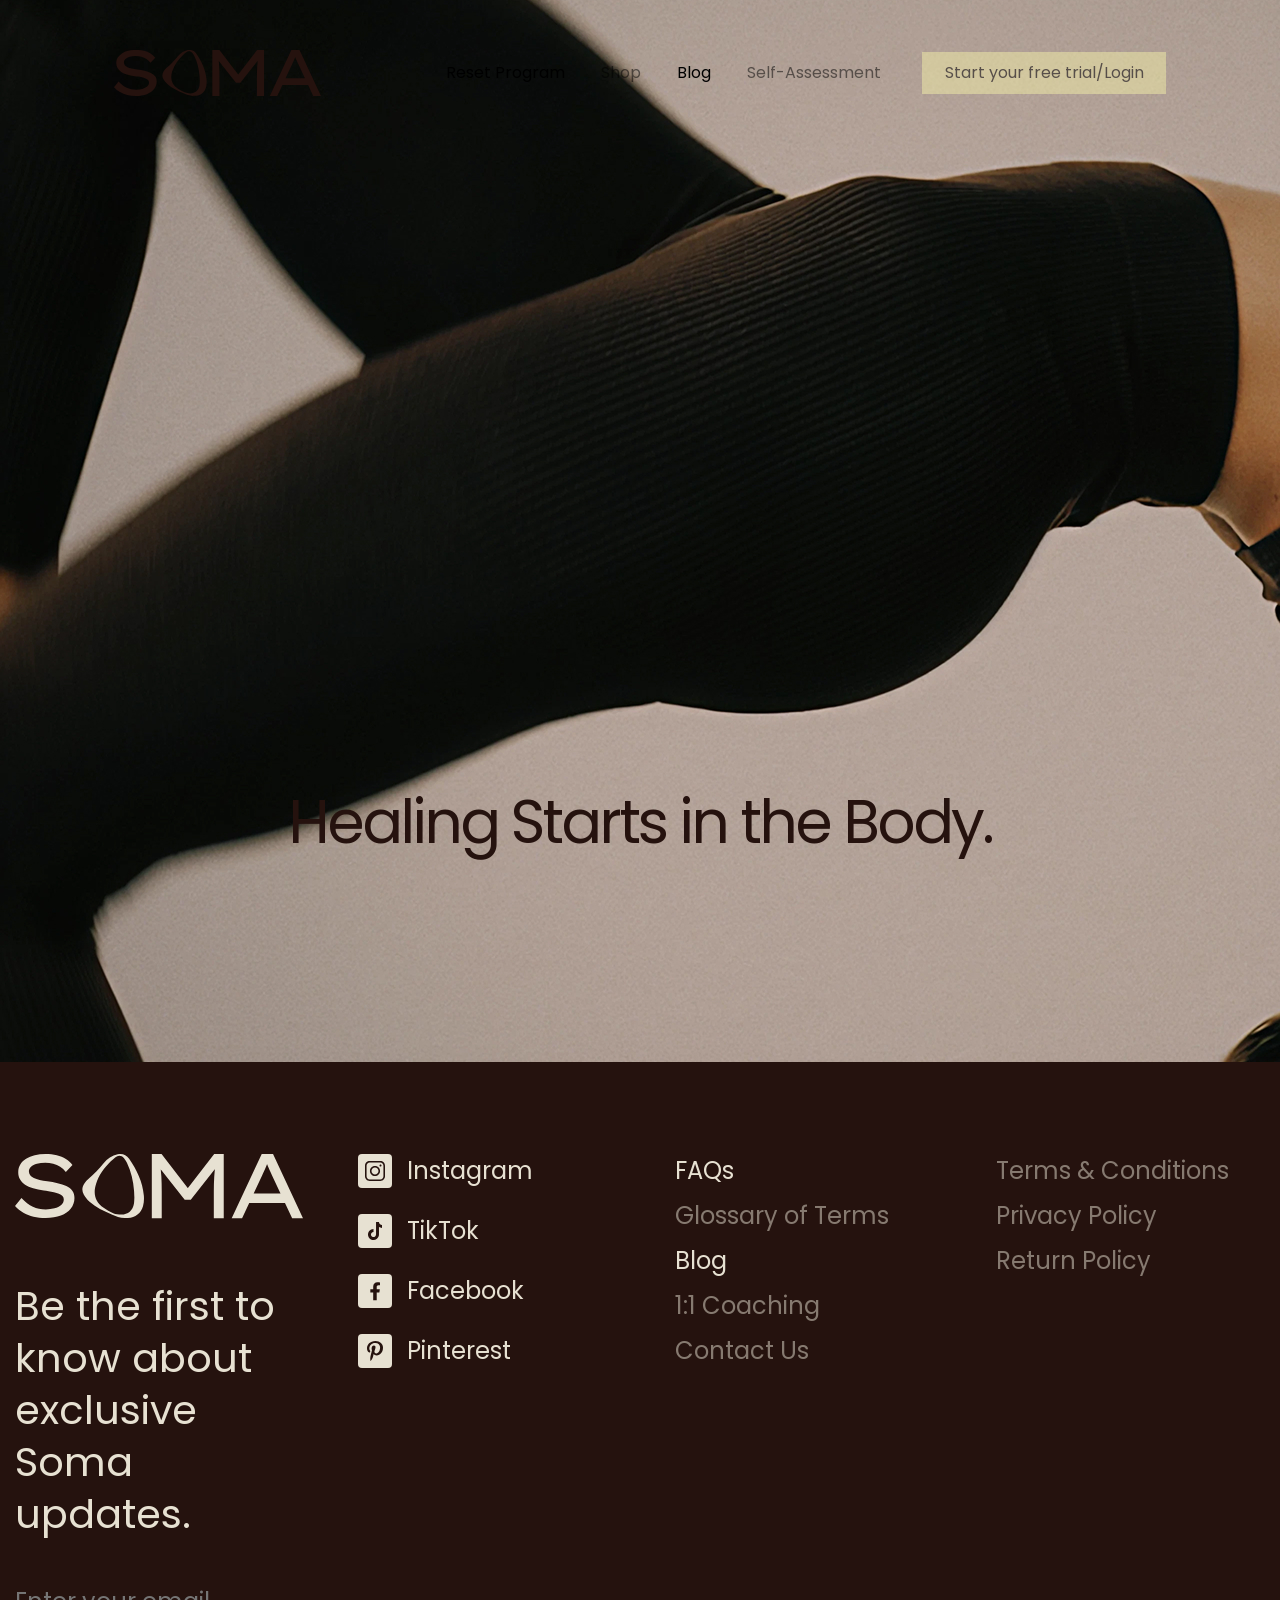
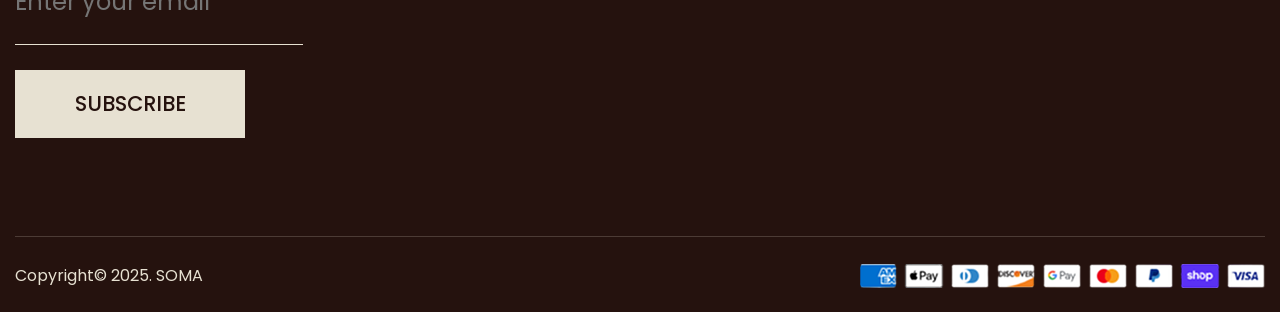
<file: index.html>
<!DOCTYPE html>
<html lang="en">
    <head>
        <meta charset="UTF-8">
        <meta name="viewport" content="width=device-width, initial-scale=1.0, maximum-scale=1.0, user-scalable=0">
        <title>SOMA</title>
        <link rel="stylesheet" href="./css/style.css">
        <!-- <link rel="shortcut icon" href="favicon.ico"> -->
    </head>
    <body>
        <div class="wrapper">
            <!-- ======================================== HEADER ======================================== -->
            <header class="header">
                <div class="_container-nav">
                    <div class="header__logo">
                        <a href="index.html">
                            <img src="./img/header-logo.svg" alt="">
                        </a>
                    </div>
                    <nav class="header__nav">
                        <ul class="header__menu menu">
                            <li class="menu__item"><a href="FAQ.html">Reset Program</a></li>
                            <li class="menu__item"><a href="#" disabled>Shop</a></li>
                            <li class="menu__item"><a href="blog.html">Blog</a></li>
                            <li class="menu__item"><a href="#" disabled>Self-Assessment</a></li>
                        </ul>
                        <a href="#" class="header__login" disabled>Start your free trial/Login</a>
                    </nav>
                </div>
            </header>
            <!-- ======================================== MAIN CONTENT ======================================== -->
            <main class="content">
                <div class="_container-content">
                    <section class="index__first-sheet">
                        <h1 class="_page-h1">Healing Starts in the Body.</h1>
                        <img class="bgimage" src="./img/index-bg.jpg" alt="">
                    </section>
                </div>
            </main>
            <!-- ======================================== FOOTER ======================================== -->
            <div class="footer-wrapper">
                <div class="_container-nav">
                    <footer class="footer">
                        <div class="footer__grid-block grid-block">
                            <div class="grid-block__form-block form-block">
                                <div class="form-block__logo"><img src="../img/footer-logo.svg" alt=""></div>
                                <div class="form-block__text">Be the first to know about exclusive Soma updates.</div>
                                <div class="form-wrapper">
                                    <form action="#" class="form">
                                        <input type="email" class="input" placeholder="Enter your email">
                                        <button type="submit" class="input__btn">SUBSCRIBE</button>
                                    </form>
                                </div>
                            </div>
                            <div class="grid-block__social-media social-media">
                                <ul class="social-media__menu menu">
                                    <li class="menu__item">
                                        <a href="#" class="menu__img-link"><img src="../img/soc-media-icons/Instagram.svg" alt=""></a>
                                        <a href="#" class="menu__link">Instagram</a>
                                    </li>
                                    <li class="menu__item">
                                        <a href="#" class="menu__img-link"><img src="../img/soc-media-icons/tic-tok.svg" alt=""></a>
                                        <a href="#" class="menu__link">TikTok</a>
                                    </li>
                                    <li class="menu__item">
                                        <a href="#" class="menu__img-link"><img src="../img/soc-media-icons/facebook.svg" alt=""></a>
                                        <a href="#" class="menu__link">Facebook</a>
                                    </li>
                                    <li class="menu__item">
                                        <a href="#" class="menu__img-link"><img src="../img/soc-media-icons/Pinterest.svg" alt=""></a>
                                        <a href="#" class="menu__link">Pinterest</a>
                                    </li>
                                </ul>
                            </div>
                            <div class="grid-block__nav-menu menu">
                                <ul class="nav__menu menu">
                                    <li class="menu__item"><a href="FAQ.html" class="menu__link">FAQs</a></li>
                                    <li class="menu__item"><a href="#" class="menu__link" disabled>Glossary of Terms</a></li>
                                    <li class="menu__item"><a href="blog.html" class="menu__link">Blog</a></li>
                                    <li class="menu__item"><a href="#" class="menu__link" disabled>1:1 Coaching</a></li>
                                    <li class="menu__item"><a href="#" class="menu__link" disabled>Contact Us</a></li>
                                </ul>
                            </div>
                            <div class="grid-block__documents-menu menu">
                                <ul class="documents__menu menu">
                                    <li class="menu__item"><a href="#" class="menu__link" disabled>Terms & Conditions</a></li>
                                    <li class="menu__item"><a href="#" class="menu__link" disabled>Privacy Policy</a></li>
                                    <li class="menu__item"><a href="#" class="menu__link" disabled>Return Policy</a></li>
                                </ul>
                            </div>
                        </div>
                        <div class="footer__copyright copyright">
                            <div class="copyright__text">Copyright© 2025. SOMA</div>
                            <div class="copyright__pay"><a href=""><img src="./img/pay.png" alt=""></a></div>
                        </div>
                    </footer>
                </div>
            </div>
        </div>

        <!-- Скрипт -->
        <script src="./js/script.js"></script>
    </body>
</html>
</file>
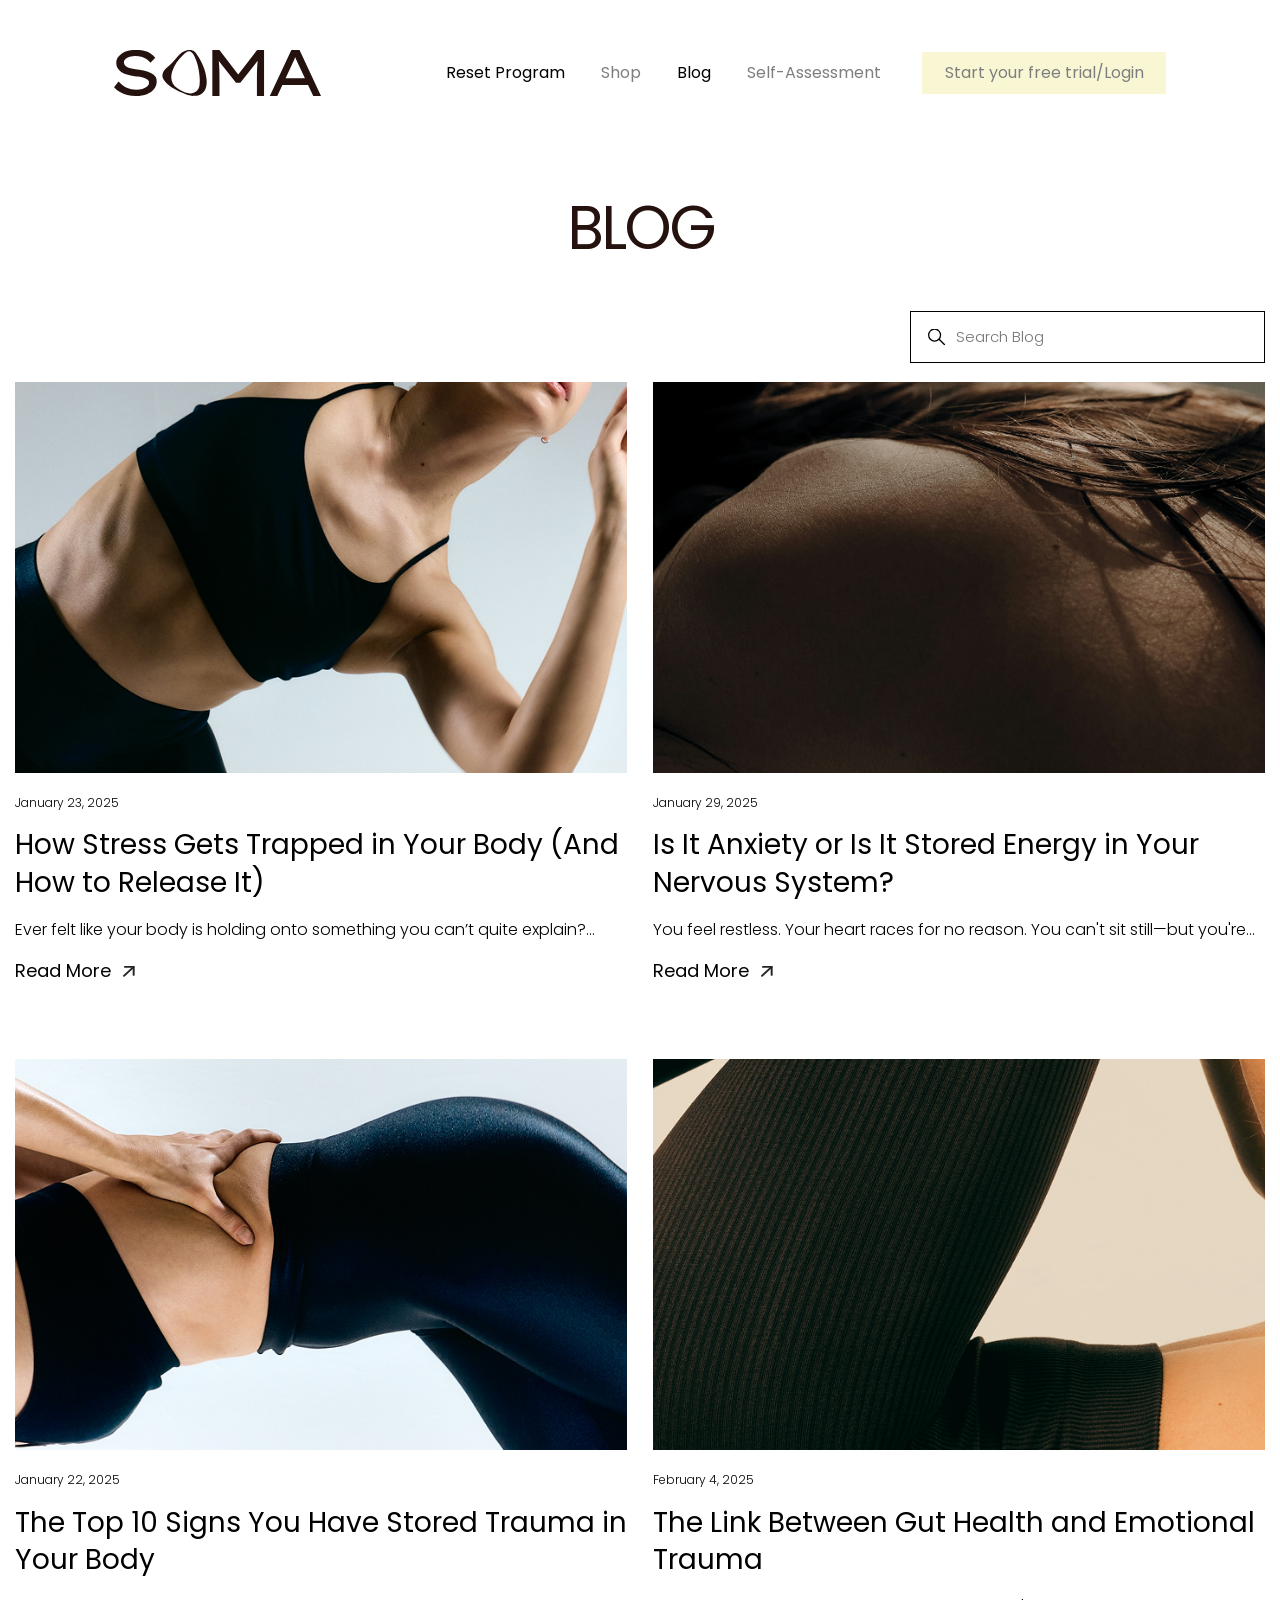
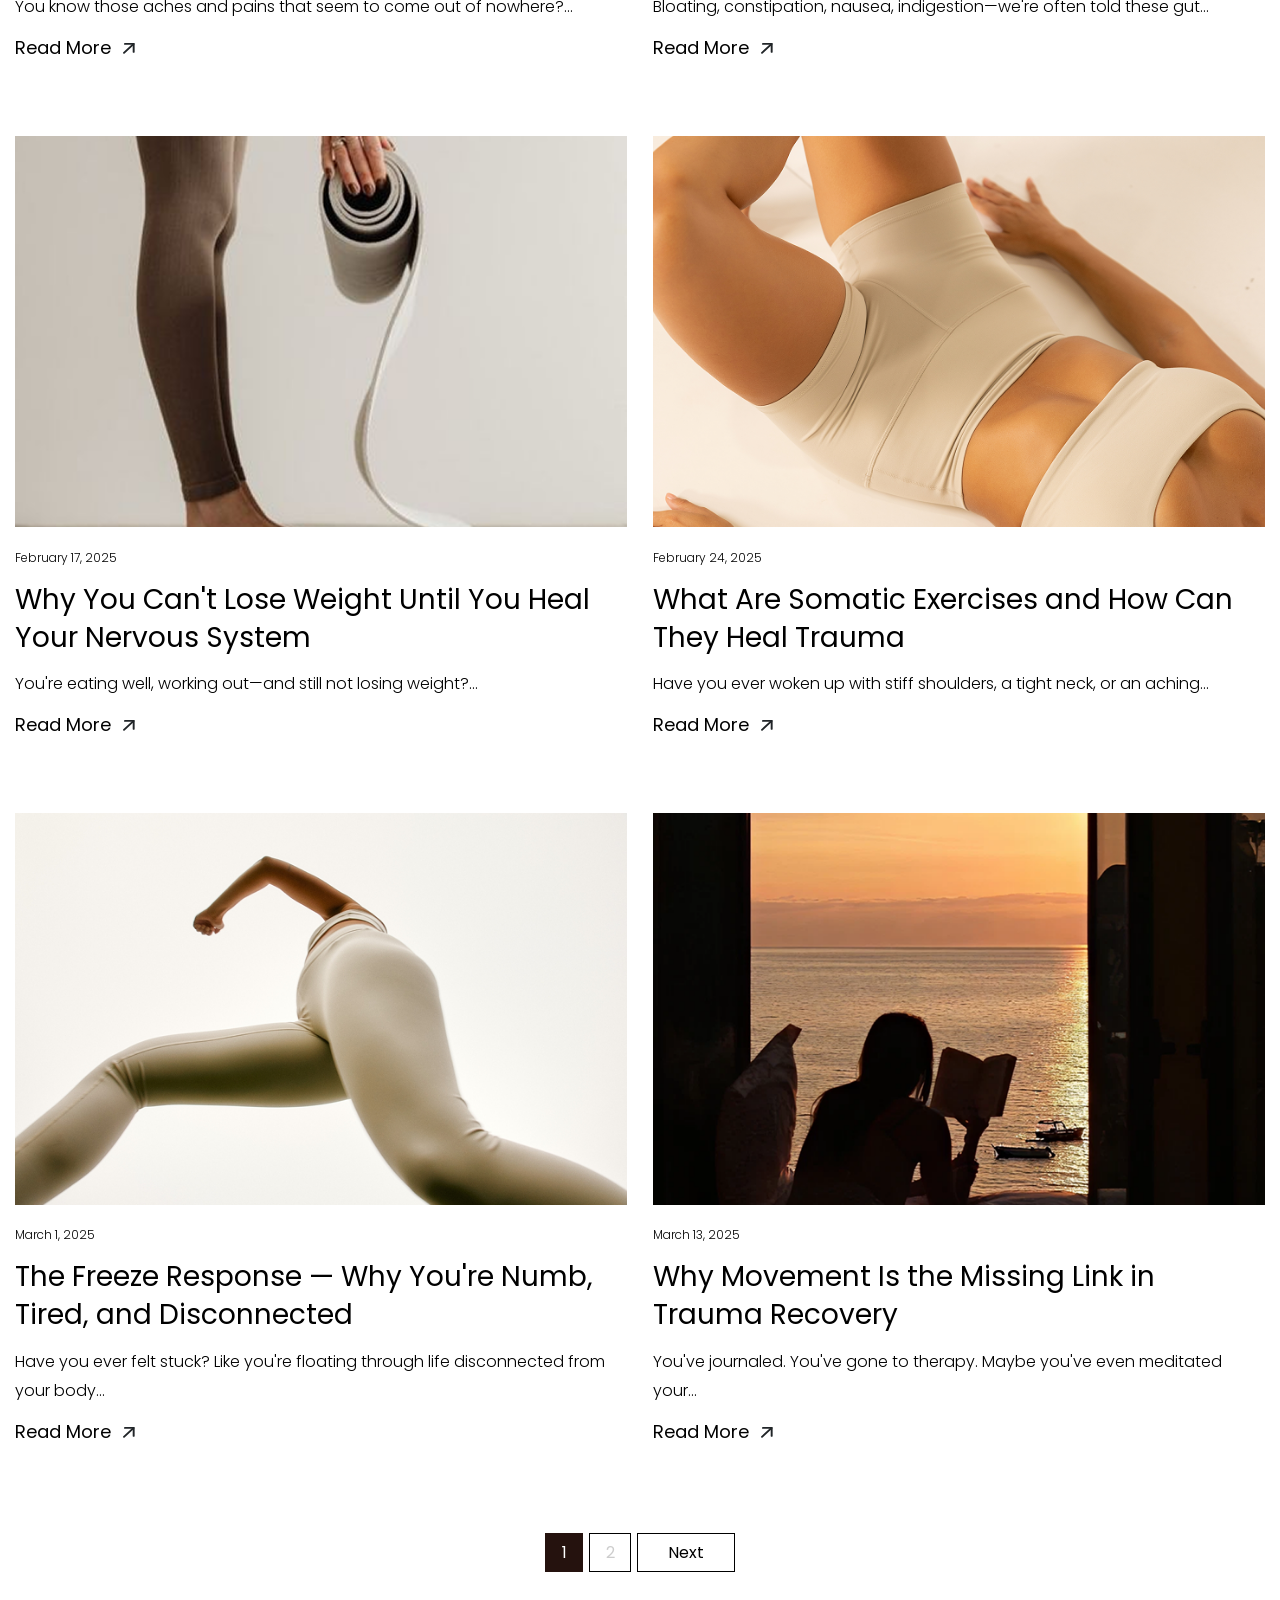
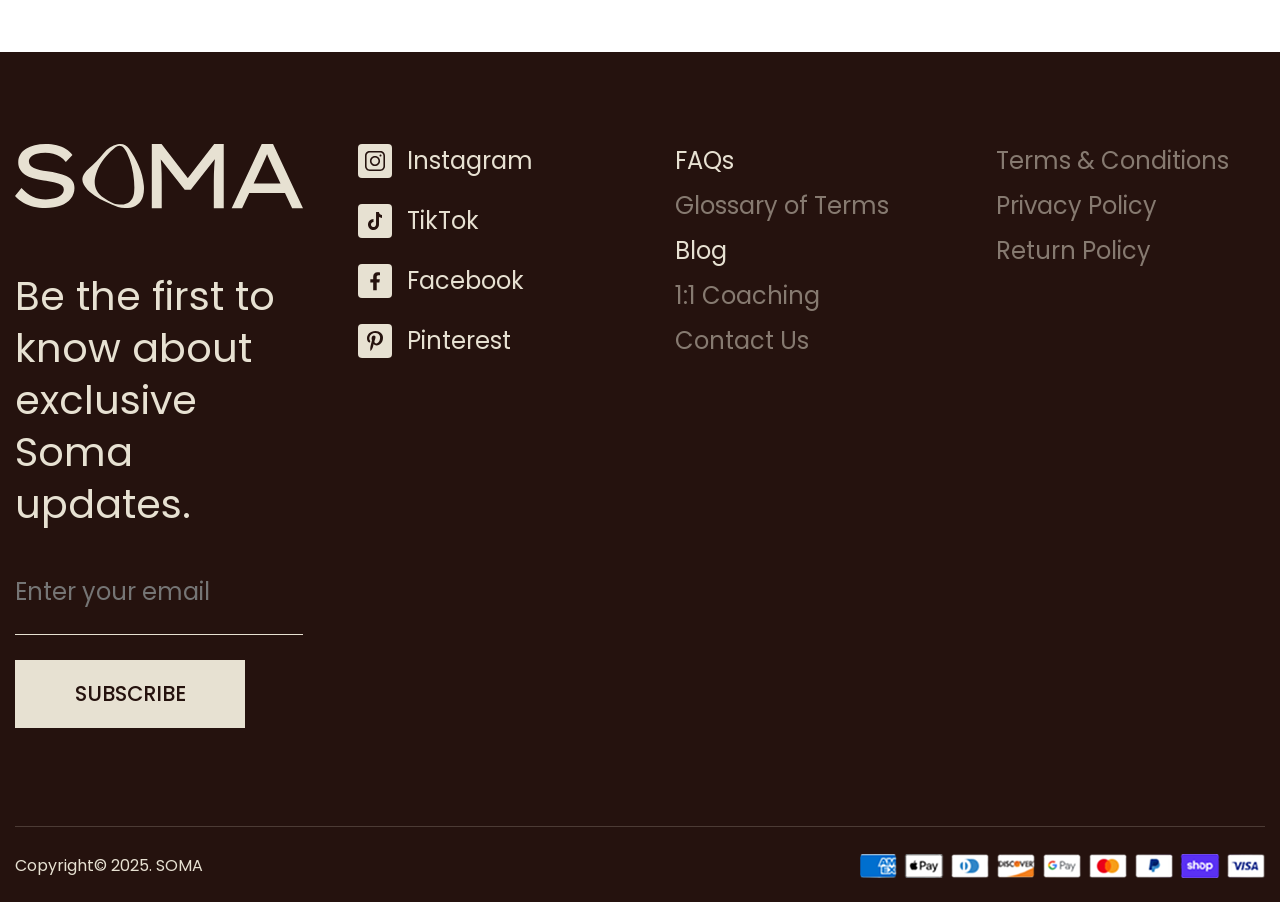
<file: blog.html>
<!DOCTYPE html>
<html lang="en">
    <head>
        <meta charset="UTF-8">
        <meta name="viewport" content="width=device-width, initial-scale=1.0, maximum-scale=1.0, user-scalable=0">
        <title>SOMA</title>
        <link rel="stylesheet" href="./css/style.css">
        <!-- <link rel="shortcut icon" href="favicon.ico"> -->
        <link rel="stylesheet" href="./css/blog.css">
    </head>
    <body>
        <div class="wrapper">
            <!-- ======================================== HEADER ======================================== -->
            <header class="header">
                <div class="_container-nav">
                    <div class="header__logo">
                        <a href="index.html">
                            <img src="./img/header-logo.svg" alt="">
                        </a>
                    </div>
                    <nav class="header__nav">
                        <ul class="header__menu menu">
                            <li class="menu__item"><a href="FAQ.html">Reset Program</a></li>
                            <li class="menu__item"><a href="#" disabled>Shop</a></li>
                            <li class="menu__item"><a href="blog.html">Blog</a></li>
                            <li class="menu__item"><a href="#" disabled>Self-Assessment</a></li>
                        </ul>
                        <a href="#" class="header__login" disabled>Start your free trial/Login</a>
                    </nav>
                </div>
            </header>
            <!-- ======================================== MAIN CONTENT ======================================== -->
            <main class="content">
                <div class="_container-content">
                    <section class="blog">
                        <h1 class="_page-h1">BLOG</h1>
                        <div class="search-form-wrapper">
                            <form action="#" class="search-form">
                                <img src="./img/search-glass.svg" alt="" class="search-form__input_img">
                                <input type="search" class="search-form__input" placeholder="Search Blog">
                            </form>
                        </div>
                        <div class="blog__cards">
                            <article class="blog__card card">
                                <div class="card__img">
                                    <a href="how-stress-gets-trapped-in-your-body-and-how-to-release-it.html">
                                        <img src="./img/blog/01.png" alt="">
                                    </a>
                                </div>
                                <time class="card__data" datetime="2025-01-23">January 23, 2025</time>
                                <h3 class="card__title">
                                    <a href="how-stress-gets-trapped-in-your-body-and-how-to-release-it.html" class="card__title-link">How Stress Gets Trapped in Your Body (And How to Release It)</a>
                                </h3>
                                <p class="card__subtitle">Ever felt like your body is holding onto something you can’t quite explain?...</p>
                                <a href="how-stress-gets-trapped-in-your-body-and-how-to-release-it.html" class="card__link"></a>
                            </article>

                            <article class="blog__card card">
                                <div class="card__img">
                                    <a href="how-stress-gets-trapped-in-your-body-and-how-to-release-it.html">
                                        <img src="./img/blog/02.png" alt="">
                                    </a>
                                </div>
                                <time class="card__data" datetime="2025-01-29">January 29, 2025</time>
                                <h3 class="card__title">
                                    <a href="how-stress-gets-trapped-in-your-body-and-how-to-release-it.html" class="card__title-link">Is It Anxiety or Is It Stored Energy in Your Nervous System?</a>
                                </h3>
                                <p class="card__subtitle">You feel restless. Your heart races for no reason. You can't sit still—but you're...</p>
                                <a href="how-stress-gets-trapped-in-your-body-and-how-to-release-it.html" class="card__link"></a>
                            </article>

                            <article class="blog__card card">
                                <div class="card__img">
                                    <a href="how-stress-gets-trapped-in-your-body-and-how-to-release-it.html">
                                        <img src="./img/blog/03.png" alt="">
                                    </a>
                                </div>
                                <time class="card__data" datetime="2025-01-22">January 22, 2025</time>
                                <h3 class="card__title">
                                    <a href="how-stress-gets-trapped-in-your-body-and-how-to-release-it.html" class="card__title-link">The Top 10 Signs You Have Stored Trauma in Your Body</a>
                                </h3>
                                <p class="card__subtitle">You know those aches and pains that seem to come out of nowhere?...</p>
                                <a href="how-stress-gets-trapped-in-your-body-and-how-to-release-it.html" class="card__link"></a>
                            </article>

                            <article class="blog__card card">
                                <div class="card__img">
                                    <a href="how-stress-gets-trapped-in-your-body-and-how-to-release-it.html">
                                        <img src="./img/blog/04.png" alt="">
                                    </a>
                                </div>
                                <time class="card__data" datetime="2025-02-04">February 4, 2025</time>
                                <h3 class="card__title">
                                    <a href="how-stress-gets-trapped-in-your-body-and-how-to-release-it.html" class="card__title-link">The Link Between Gut Health and Emotional Trauma</a>
                                </h3>
                                <p class="card__subtitle">Bloating, constipation, nausea, indigestion—we're often told these gut...</p>
                                <a href="how-stress-gets-trapped-in-your-body-and-how-to-release-it.html" class="card__link"></a>
                            </article>

                            <article class="blog__card card">
                                <div class="card__img">
                                    <a href="how-stress-gets-trapped-in-your-body-and-how-to-release-it.html">
                                        <img src="./img/blog/05.png" alt="">
                                    </a>
                                </div>
                                <time class="card__data" datetime="2025-02-17">February 17, 2025</time>
                                <h3 class="card__title">
                                    <a href="how-stress-gets-trapped-in-your-body-and-how-to-release-it.html" class="card__title-link">Why You Can't Lose Weight Until You Heal Your Nervous System</a>
                                </h3>
                                <p class="card__subtitle">You're eating well, working out—and still not losing weight?...</p>
                                <a href="how-stress-gets-trapped-in-your-body-and-how-to-release-it.html" class="card__link"></a>
                            </article>

                            <article class="blog__card card">
                                <div class="card__img">
                                    <a href="how-stress-gets-trapped-in-your-body-and-how-to-release-it.html">
                                        <img src="./img/blog/06.png" alt="">
                                    </a>
                                </div>
                                <time class="card__data" datetime="2025-02-24">February 24, 2025</time>
                                <h3 class="card__title">
                                    <a href="how-stress-gets-trapped-in-your-body-and-how-to-release-it.html" class="card__title-link">What Are Somatic Exercises and How Can They Heal Trauma</a>
                                </h3>
                                <p class="card__subtitle">Have you ever woken up with stiff shoulders, a tight neck, or an aching...</p>
                                <a href="how-stress-gets-trapped-in-your-body-and-how-to-release-it.html" class="card__link"></a>
                            </article>

                            <article class="blog__card card">
                                <div class="card__img">
                                    <a href="how-stress-gets-trapped-in-your-body-and-how-to-release-it.html">
                                        <img src="./img/blog/07.png" alt="">
                                    </a>
                                </div>
                                <time class="card__data" datetime="2025-03-01">March 1, 2025</time>
                                <h3 class="card__title">
                                    <a href="how-stress-gets-trapped-in-your-body-and-how-to-release-it.html" class="card__title-link">The Freeze Response — Why You're Numb, Tired, and Disconnected</a>
                                </h3>
                                <p class="card__subtitle">Have you ever felt stuck? Like you're floating through life disconnected from your body...</p>
                                <a href="how-stress-gets-trapped-in-your-body-and-how-to-release-it.html" class="card__link"></a>
                            </article>

                            <article class="blog__card card">
                                <div class="card__img">
                                    <a href="how-stress-gets-trapped-in-your-body-and-how-to-release-it.html">
                                        <img src="./img/blog/08.png" alt="">
                                    </a>
                                </div>
                                <time class="card__data" datetime="2025-03-13">March 13, 2025</time>
                                <h3 class="card__title">
                                    <a href="how-stress-gets-trapped-in-your-body-and-how-to-release-it.html" class="card__title-link">Why Movement Is the Missing Link in Trauma Recovery</a>
                                </h3>
                                <p class="card__subtitle">You've journaled. You've gone to therapy. Maybe you've even meditated your...</p>
                                <a href="how-stress-gets-trapped-in-your-body-and-how-to-release-it.html" class="card__link"></a>
                            </article>
                        </div>

                        <nav class="page-turner__menu">
                            <a href="" class="page-turner__item selected">1</a>
                            <a href="" class="page-turner__item">2</a>
                            <a href="" class="page-turner__item">Next</a>
                        </nav>
                    </section>
                </div>
            </main>
            <!-- ======================================== FOOTER ======================================== -->
            <div class="footer-wrapper">
                <div class="_container-nav">
                    <footer class="footer">
                        <div class="footer__grid-block grid-block">
                            <div class="grid-block__form-block form-block">
                                <div class="form-block__logo"><img src="../img/footer-logo.svg" alt=""></div>
                                <div class="form-block__text">Be the first to know about exclusive Soma updates.</div>
                                <div class="form-wrapper">
                                    <form action="#" class="form">
                                        <input type="email" class="input" placeholder="Enter your email">
                                        <button type="submit" class="input__btn">SUBSCRIBE</button>
                                    </form>
                                </div>
                            </div>
                            <div class="grid-block__social-media social-media">
                                <ul class="social-media__menu menu">
                                    <li class="menu__item">
                                        <a href="#" class="menu__img-link"><img src="../img/soc-media-icons/Instagram.svg" alt=""></a>
                                        <a href="#" class="menu__link">Instagram</a>
                                    </li>
                                    <li class="menu__item">
                                        <a href="#" class="menu__img-link"><img src="../img/soc-media-icons/tic-tok.svg" alt=""></a>
                                        <a href="#" class="menu__link">TikTok</a>
                                    </li>
                                    <li class="menu__item">
                                        <a href="#" class="menu__img-link"><img src="../img/soc-media-icons/facebook.svg" alt=""></a>
                                        <a href="#" class="menu__link">Facebook</a>
                                    </li>
                                    <li class="menu__item">
                                        <a href="#" class="menu__img-link"><img src="../img/soc-media-icons/Pinterest.svg" alt=""></a>
                                        <a href="#" class="menu__link">Pinterest</a>
                                    </li>
                                </ul>
                            </div>
                            <div class="grid-block__nav-menu menu">
                                <ul class="nav__menu menu">
                                    <li class="menu__item"><a href="FAQ.html" class="menu__link">FAQs</a></li>
                                    <li class="menu__item"><a href="#" class="menu__link" disabled>Glossary of Terms</a></li>
                                    <li class="menu__item"><a href="blog.html" class="menu__link">Blog</a></li>
                                    <li class="menu__item"><a href="#" class="menu__link" disabled>1:1 Coaching</a></li>
                                    <li class="menu__item"><a href="#" class="menu__link" disabled>Contact Us</a></li>
                                </ul>
                            </div>
                            <div class="grid-block__documents-menu menu">
                                <ul class="documents__menu menu">
                                    <li class="menu__item"><a href="#" class="menu__link" disabled>Terms & Conditions</a></li>
                                    <li class="menu__item"><a href="#" class="menu__link" disabled>Privacy Policy</a></li>
                                    <li class="menu__item"><a href="#" class="menu__link" disabled>Return Policy</a></li>
                                </ul>
                            </div>
                        </div>
                        <div class="footer__copyright copyright">
                            <div class="copyright__text">Copyright© 2025. SOMA</div>
                            <div class="copyright__pay"><a href=""><img src="./img/pay.png" alt=""></a></div>
                        </div>
                    </footer>
                </div>
            </div>
        </div>

        <!-- Скрипт -->
        <script src="./js/script.js"></script>
    </body>
</html>
</file>
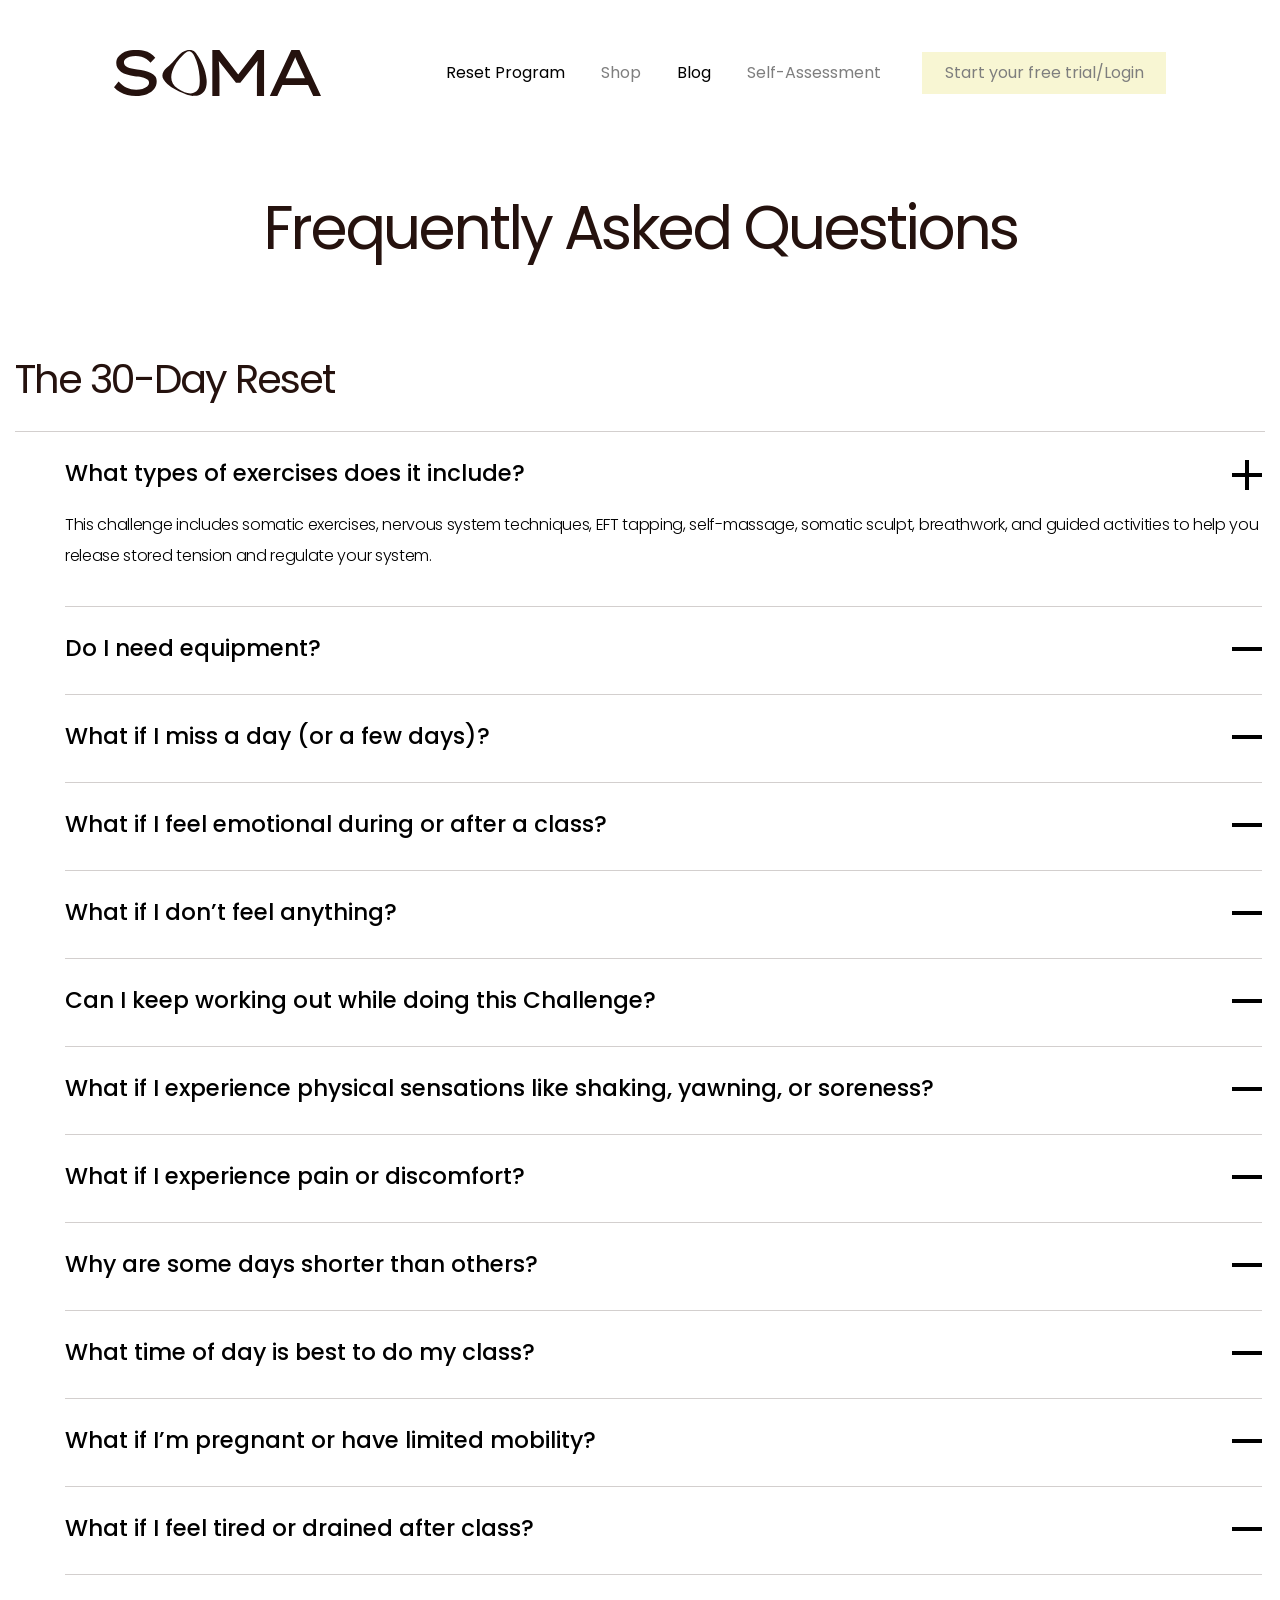
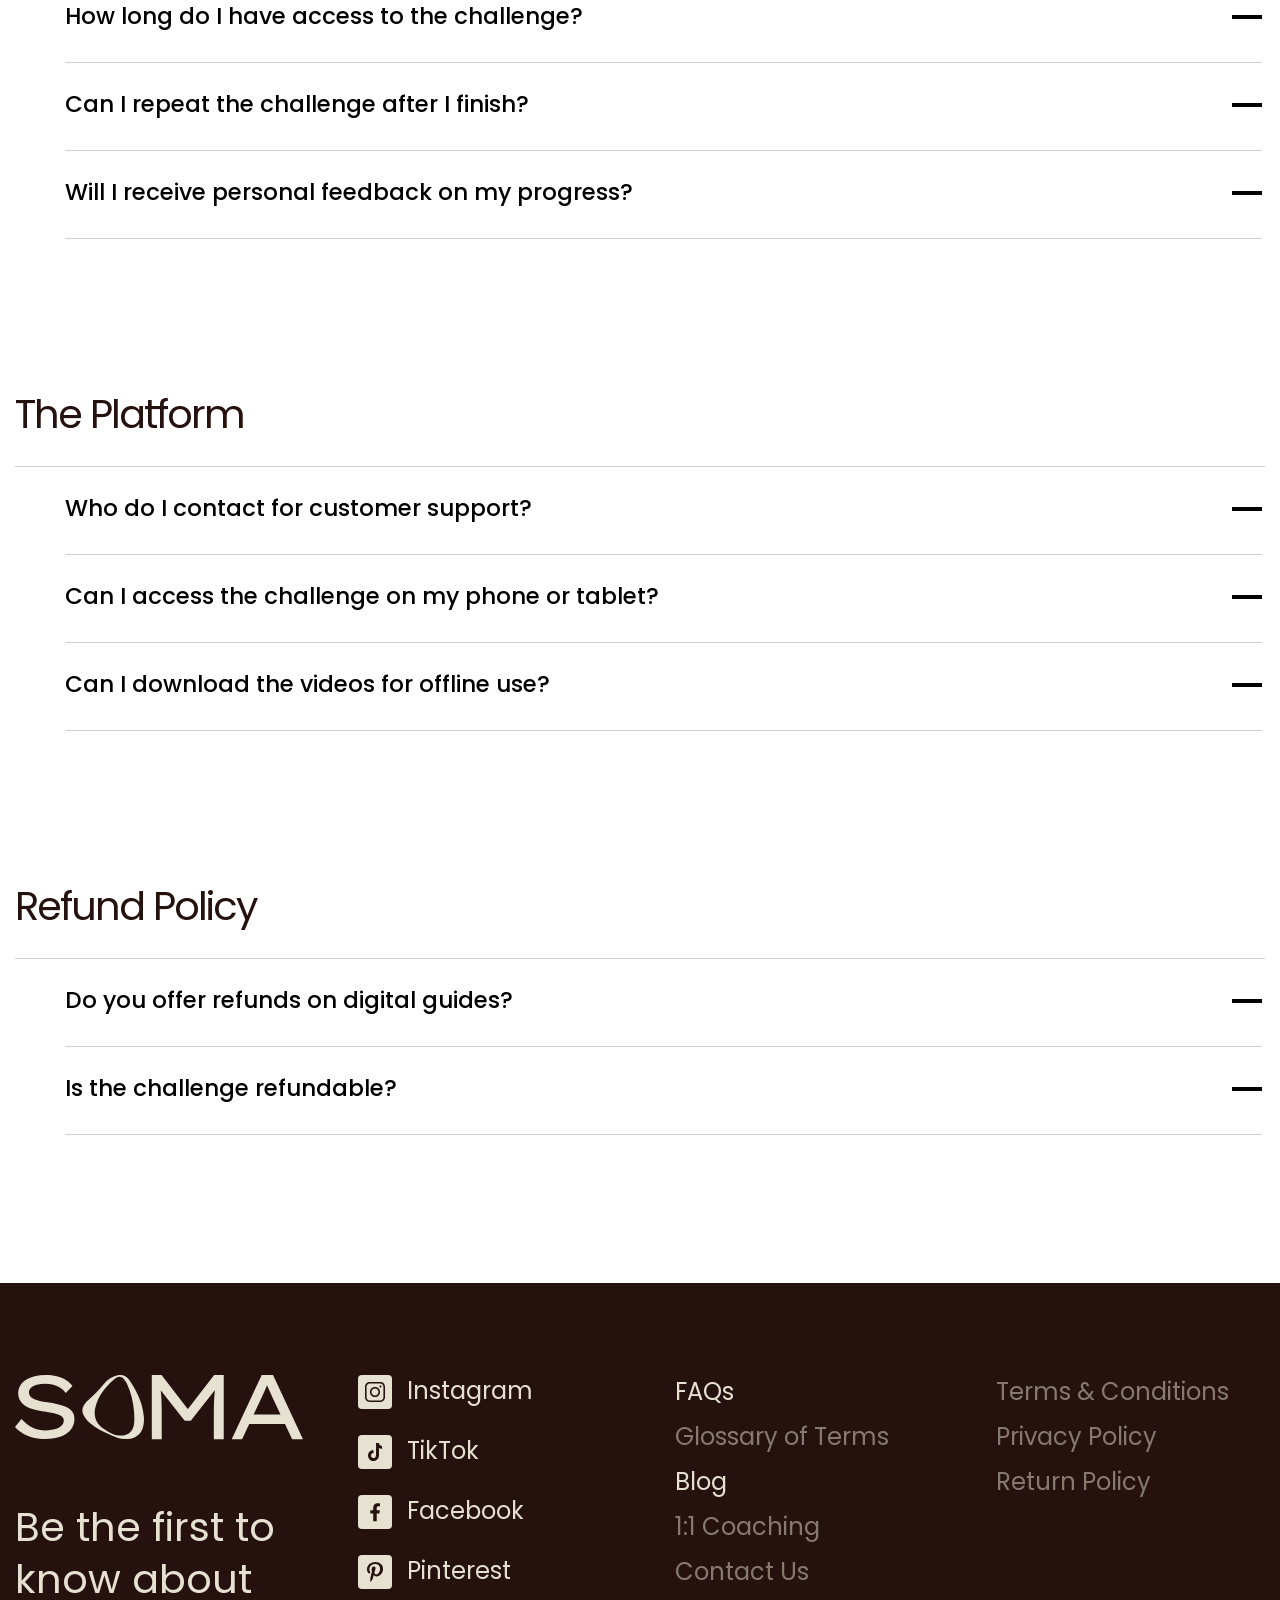
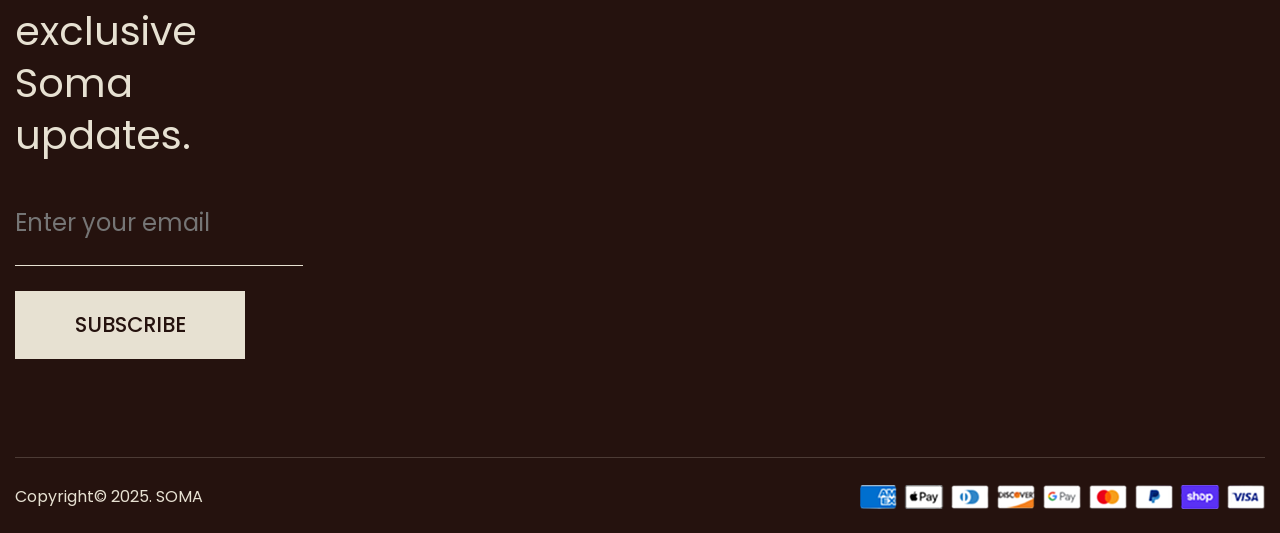
<file: FAQ.html>
<!DOCTYPE html>
<html lang="en">
  <head>
        <meta charset="UTF-8">
        <meta name="viewport" content="width=device-width, initial-scale=1.0, maximum-scale=1.0, user-scalable=0">
        <title>SOMA</title>
        <link rel="stylesheet" href="./css/style.css">
        <!-- <link rel="shortcut icon" href="favicon.ico"> -->
    <link rel="stylesheet" href="./css/FAQ.css" />
  </head>
  <body>
    <div class="wrapper">
      <!-- ======================================== HEADER ======================================== -->
            <header class="header">
                <div class="_container-nav">
                    <div class="header__logo">
                        <a href="index.html">
                            <img src="./img/header-logo.svg" alt="">
                        </a>
                    </div>
                    <nav class="header__nav">
                        <ul class="header__menu menu">
                            <li class="menu__item"><a href="FAQ.html">Reset Program</a></li>
                            <li class="menu__item"><a href="#" disabled>Shop</a></li>
                            <li class="menu__item"><a href="blog.html">Blog</a></li>
                            <li class="menu__item"><a href="#" disabled>Self-Assessment</a></li>
                        </ul>
                        <a href="#" class="header__login" disabled>Start your free trial/Login</a>
                    </nav>
                </div>
            </header>
      <!-- ======================================== MAIN CONTENT ======================================== -->
      <main class="content">
        <div class="_container-nav">
          <section class="faq">
            <h1 class="_page-h1">Frequently Asked Questions</h1>
            <div class="faq__pop-up pop-up">
              <h2 class="pop-up__h2">The 30-Day Reset</h2>
              <ul class="pop-up__menu">
                <li class="pop-up__item item _open">
                  <div class="item__head">
                    <div class="item__heading">
                      What types of exercises does it include?
                    </div>
                    <div class="item__btn"></div>
                  </div>
                  <div class="item__text">
                    This challenge includes somatic exercises, nervous system
                    techniques, EFT tapping, self-massage, somatic sculpt,
                    breathwork, and guided activities to help you release stored
                    tension and regulate your system.
                  </div>
                </li>
                <li class="pop-up__item item">
                  <div class="item__head">
                    <div class="item__heading">Do I need equipment?</div>
                    <div class="item__btn"></div>
                  </div>
                  <div class="item__text">
                    No equipment required! Just yourself and a quiet space. A
                    pillow or blanket can add comfort, but everything works
                    perfectly without any special gear.
                  </div>
                </li>
                <li class="pop-up__item item">
                  <div class="item__head">
                    <div class="item__heading">
                      What if I miss a day (or a few days)?
                    </div>
                    <div class="item__btn"></div>
                  </div>
                  <div class="item__text">
                    Life happens! You can jump back in anytime without penalty.
                    The program adapts to your schedule, and all past sessions
                    remain available for you to complete at your convenience.
                  </div>
                </li>
                <li class="pop-up__item item">
                  <div class="item__head">
                    <div class="item__heading">
                      What if I feel emotional during or after a class?
                    </div>
                    <div class="item__btn"></div>
                  </div>
                  <div class="item__text">
                    It's completely normal. Emotional releases are a natural
                    part of the process. Allow yourself to feel without
                    judgment—it's a sign that the practice is working on a
                    deeper level.
                  </div>
                </li>
                <li class="pop-up__item item">
                  <div class="item__head">
                    <div class="item__heading">
                      What if I don’t feel anything?
                    </div>
                    <div class="item__btn"></div>
                  </div>
                  <div class="item__text">
                    That's okay too! Everyone's journey is different. Some
                    people feel immediate shifts, while others notice subtle
                    changes over time. Trust the process and stay consistent.
                  </div>
                </li>
                <li class="pop-up__item item">
                  <div class="item__head">
                    <div class="item__heading">
                      Can I keep working out while doing this Challenge?
                    </div>
                    <div class="item__btn"></div>
                  </div>
                  <div class="item__text">
                    Yes, you can maintain your regular workout routine. However,
                    listen to your body—this challenge is designed to complement
                    your fitness, not compete with it. You might even find you
                    need more rest than usual.
                  </div>
                </li>
                <li class="pop-up__item item">
                  <div class="item__head">
                    <div class="item__heading">
                      What if I experience physical sensations like shaking,
                      yawning, or soreness?
                    </div>
                    <div class="item__btn"></div>
                  </div>
                  <div class="item__text">
                    These are common signs of energy release and nervous system
                    regulation. Yawning, shaking, or tingling means your body is
                    letting go of stored tension—embrace it as a positive sign.
                  </div>
                </li>
                <li class="pop-up__item item">
                  <div class="item__head">
                    <div class="item__heading">
                      What if I experience pain or discomfort?
                    </div>
                    <div class="item__btn"></div>
                  </div>
                  <div class="item__text">
                    Pain is different from discomfort. If you feel sharp or
                    persistent pain, stop immediately and consult a healthcare
                    professional. Discomfort (like stretching or mild soreness)
                    is normal—breathe through it.
                  </div>
                </li>
                <li class="pop-up__item item">
                  <div class="item__head">
                    <div class="item__heading">
                      Why are some days shorter than others?
                    </div>
                    <div class="item__btn"></div>
                  </div>
                  <div class="item__text">
                    The program is intentionally designed with varying lengths.
                    Shorter days offer active recovery and integration, while
                    longer days dive deeper. This variation prevents burnout and
                    optimizes results.
                  </div>
                </li>
                <li class="pop-up__item item">
                  <div class="item__head">
                    <div class="item__heading">
                      What time of day is best to do my class?
                    </div>
                    <div class="item__btn"></div>
                  </div>
                  <div class="item__text">
                    Whenever you can be consistent! Morning sessions energize
                    your day, evening practices help you unwind. Experiment to
                    find what feels best for your body and schedule.
                  </div>
                </li>
                <li class="pop-up__item item">
                  <div class="item__head">
                    <div class="item__heading">
                      What if I’m pregnant or have limited mobility?
                    </div>
                    <div class="item__btn"></div>
                  </div>
                  <div class="item__text">
                    Please consult your doctor before starting. Many exercises
                    can be modified, but safety comes first. Reach out to our
                    support team for personalized modifications and guidance.
                  </div>
                </li>
                <li class="pop-up__item item">
                  <div class="item__head">
                    <div class="item__heading">
                      What if I feel tired or drained after class?
                    </div>
                    <div class="item__btn"></div>
                  </div>
                  <div class="item__text">
                    This is a sign your nervous system is recalibrating. Make
                    sure to hydrate, rest, and eat nourishing foods. Fatigue
                    usually subsides after the first week as your body adapts.
                  </div>
                </li>
                <li class="pop-up__item item">
                  <div class="item__head">
                    <div class="item__heading">
                      How long do I have access to the challenge?
                    </div>
                    <div class="item__btn"></div>
                  </div>
                  <div class="item__text">
                    You get lifetime access to all challenge materials. Replay
                    classes as many times as you want, whenever you want—no
                    expiration dates or hidden fees.
                  </div>
                </li>
                <li class="pop-up__item item">
                  <div class="item__head">
                    <div class="item__heading">
                      Can I repeat the challenge after I finish?
                    </div>
                    <div class="item__btn"></div>
                  </div>
                  <div class="item__text">
                    Absolutely! Most participants do. Each round reveals new
                    layers of growth, and you'll likely experience the practices
                    differently with fresh perspective and deeper embodiment.
                  </div>
                </li>
                <li class="pop-up__item item">
                  <div class="item__head">
                    <div class="item__heading">
                      Will I receive personal feedback on my progress?
                    </div>
                    <div class="item__btn"></div>
                  </div>
                  <div class="item__text">
                    Yes! Our community platform allows you to share reflections
                    and receive guidance. Premium members also get access to
                    weekly live Q&A sessions and personalized check-ins.
                  </div>
                </li>
              </ul>
              <h2 class="pop-up__h2">The Platform</h2>
              <ul class="pop-up__menu">
                <li class="pop-up__item item">
                  <div class="item__head">
                    <div class="item__heading">
                      Who do I contact for customer support?
                    </div>
                    <div class="item__btn"></div>
                  </div>
                  <div class="item__text">
                    You can email hello@somewithin.com and we will get back to
                    you within 48 hours on business days.
                  </div>
                </li>
                <li class="pop-up__item item">
                  <div class="item__head">
                    <div class="item__heading">
                      Can I access the challenge on my phone or tablet?
                    </div>
                    <div class="item__btn"></div>
                  </div>
                  <div class="item__text">
                    Yes, the challenge is fully mobile-responsive. You can
                    access all content from any smartphone or tablet via your
                    browser or our dedicated app.
                  </div>
                </li>
                <li class="pop-up__item item">
                  <div class="item__head">
                    <div class="item__heading">
                      Can I download the videos for offline use?
                    </div>
                    <div class="item__btn"></div>
                  </div>
                  <div class="item__text">
                    Offline downloads are available for premium members. You can
                    save videos directly to your device and watch without an
                    internet connection.
                  </div>
                </li>
              </ul>
              <h2 class="pop-up__h2">Refund Policy</h2>
              <ul class="pop-up__menu">
                <li class="pop-up__item item">
                  <div class="item__head">
                    <div class="item__heading">
                      Do you offer refunds on digital guides?
                    </div>
                    <div class="item__btn"></div>
                  </div>
                  <div class="item__text">
                    Since this is a digital product, we do not offer refunds.
                    The product description outlines what’s included before
                    purchasing.
                  </div>
                </li>
                <li class="pop-up__item item">
                  <div class="item__head">
                    <div class="item__heading">
                      Is the challenge refundable?
                    </div>
                    <div class="item__btn"></div>
                  </div>
                  <div class="item__text">
                    We offer a 14-day money-back guarantee. If you're not
                    satisfied with the challenge, simply request a refund within
                    14 days of purchase.
                  </div>
                </li>
              </ul>
            </div>
          </section>
        </div>
      </main>
      <!-- ======================================== FOOTER ======================================== -->
            <div class="footer-wrapper">
                <div class="_container-nav">
                    <footer class="footer">
                        <div class="footer__grid-block grid-block">
                            <div class="grid-block__form-block form-block">
                                <div class="form-block__logo"><img src="../img/footer-logo.svg" alt=""></div>
                                <div class="form-block__text">Be the first to know about exclusive Soma updates.</div>
                                <div class="form-wrapper">
                                    <form action="#" class="form">
                                        <input type="email" class="input" placeholder="Enter your email">
                                        <button type="submit" class="input__btn">SUBSCRIBE</button>
                                    </form>
                                </div>
                            </div>
                            <div class="grid-block__social-media social-media">
                                <ul class="social-media__menu menu">
                                    <li class="menu__item">
                                        <a href="#" class="menu__img-link"><img src="../img/soc-media-icons/Instagram.svg" alt=""></a>
                                        <a href="#" class="menu__link">Instagram</a>
                                    </li>
                                    <li class="menu__item">
                                        <a href="#" class="menu__img-link"><img src="../img/soc-media-icons/tic-tok.svg" alt=""></a>
                                        <a href="#" class="menu__link">TikTok</a>
                                    </li>
                                    <li class="menu__item">
                                        <a href="#" class="menu__img-link"><img src="../img/soc-media-icons/facebook.svg" alt=""></a>
                                        <a href="#" class="menu__link">Facebook</a>
                                    </li>
                                    <li class="menu__item">
                                        <a href="#" class="menu__img-link"><img src="../img/soc-media-icons/Pinterest.svg" alt=""></a>
                                        <a href="#" class="menu__link">Pinterest</a>
                                    </li>
                                </ul>
                            </div>
                            <div class="grid-block__nav-menu menu">
                                <ul class="nav__menu menu">
                                    <li class="menu__item"><a href="FAQ.html" class="menu__link">FAQs</a></li>
                                    <li class="menu__item"><a href="#" class="menu__link" disabled>Glossary of Terms</a></li>
                                    <li class="menu__item"><a href="blog.html" class="menu__link">Blog</a></li>
                                    <li class="menu__item"><a href="#" class="menu__link" disabled>1:1 Coaching</a></li>
                                    <li class="menu__item"><a href="#" class="menu__link" disabled>Contact Us</a></li>
                                </ul>
                            </div>
                            <div class="grid-block__documents-menu menu">
                                <ul class="documents__menu menu">
                                    <li class="menu__item"><a href="#" class="menu__link" disabled>Terms & Conditions</a></li>
                                    <li class="menu__item"><a href="#" class="menu__link" disabled>Privacy Policy</a></li>
                                    <li class="menu__item"><a href="#" class="menu__link" disabled>Return Policy</a></li>
                                </ul>
                            </div>
                        </div>
                        <div class="footer__copyright copyright">
                            <div class="copyright__text">Copyright© 2025. SOMA</div>
                            <div class="copyright__pay"><a href=""><img src="./img/pay.png" alt=""></a></div>
                        </div>
                    </footer>
                </div>
            </div>
    </div>

    <!-- Скрипт -->
    <script src="./js/script.js"></script>
  </body>
</html>
</file>
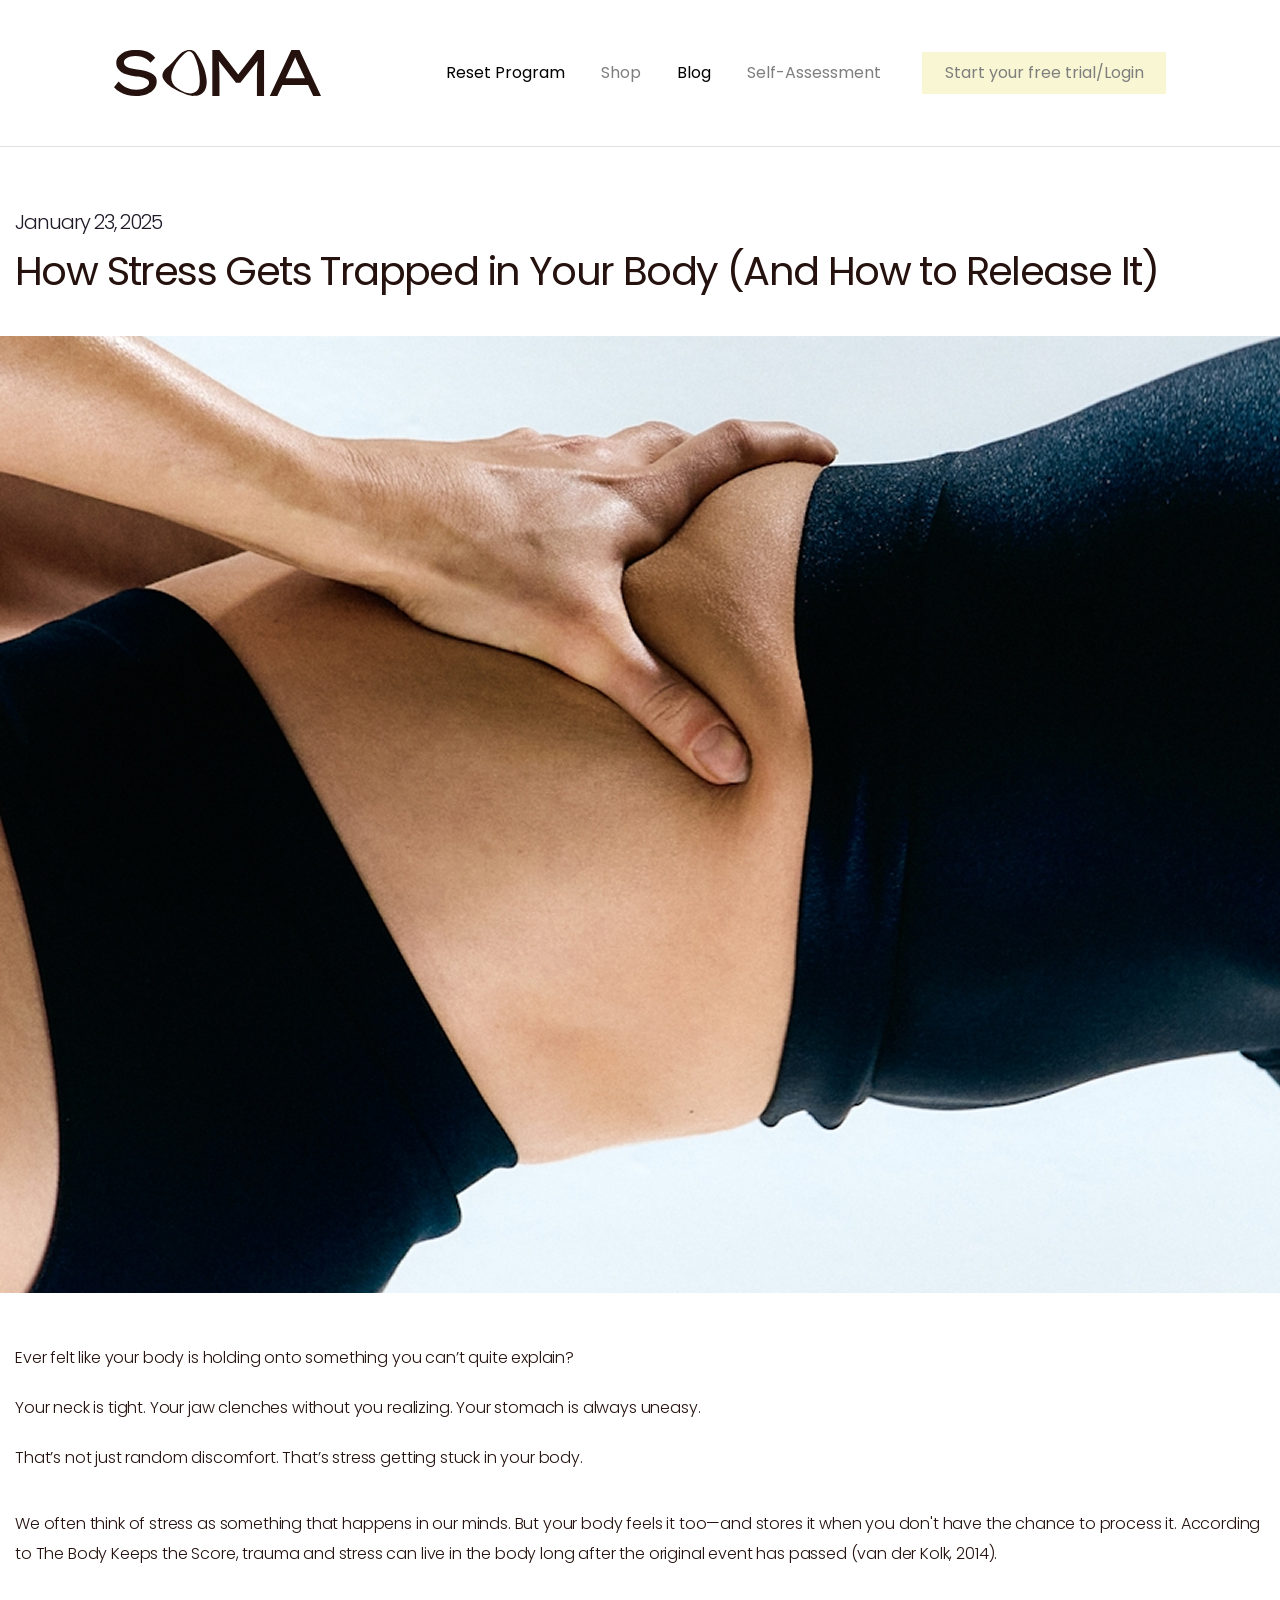
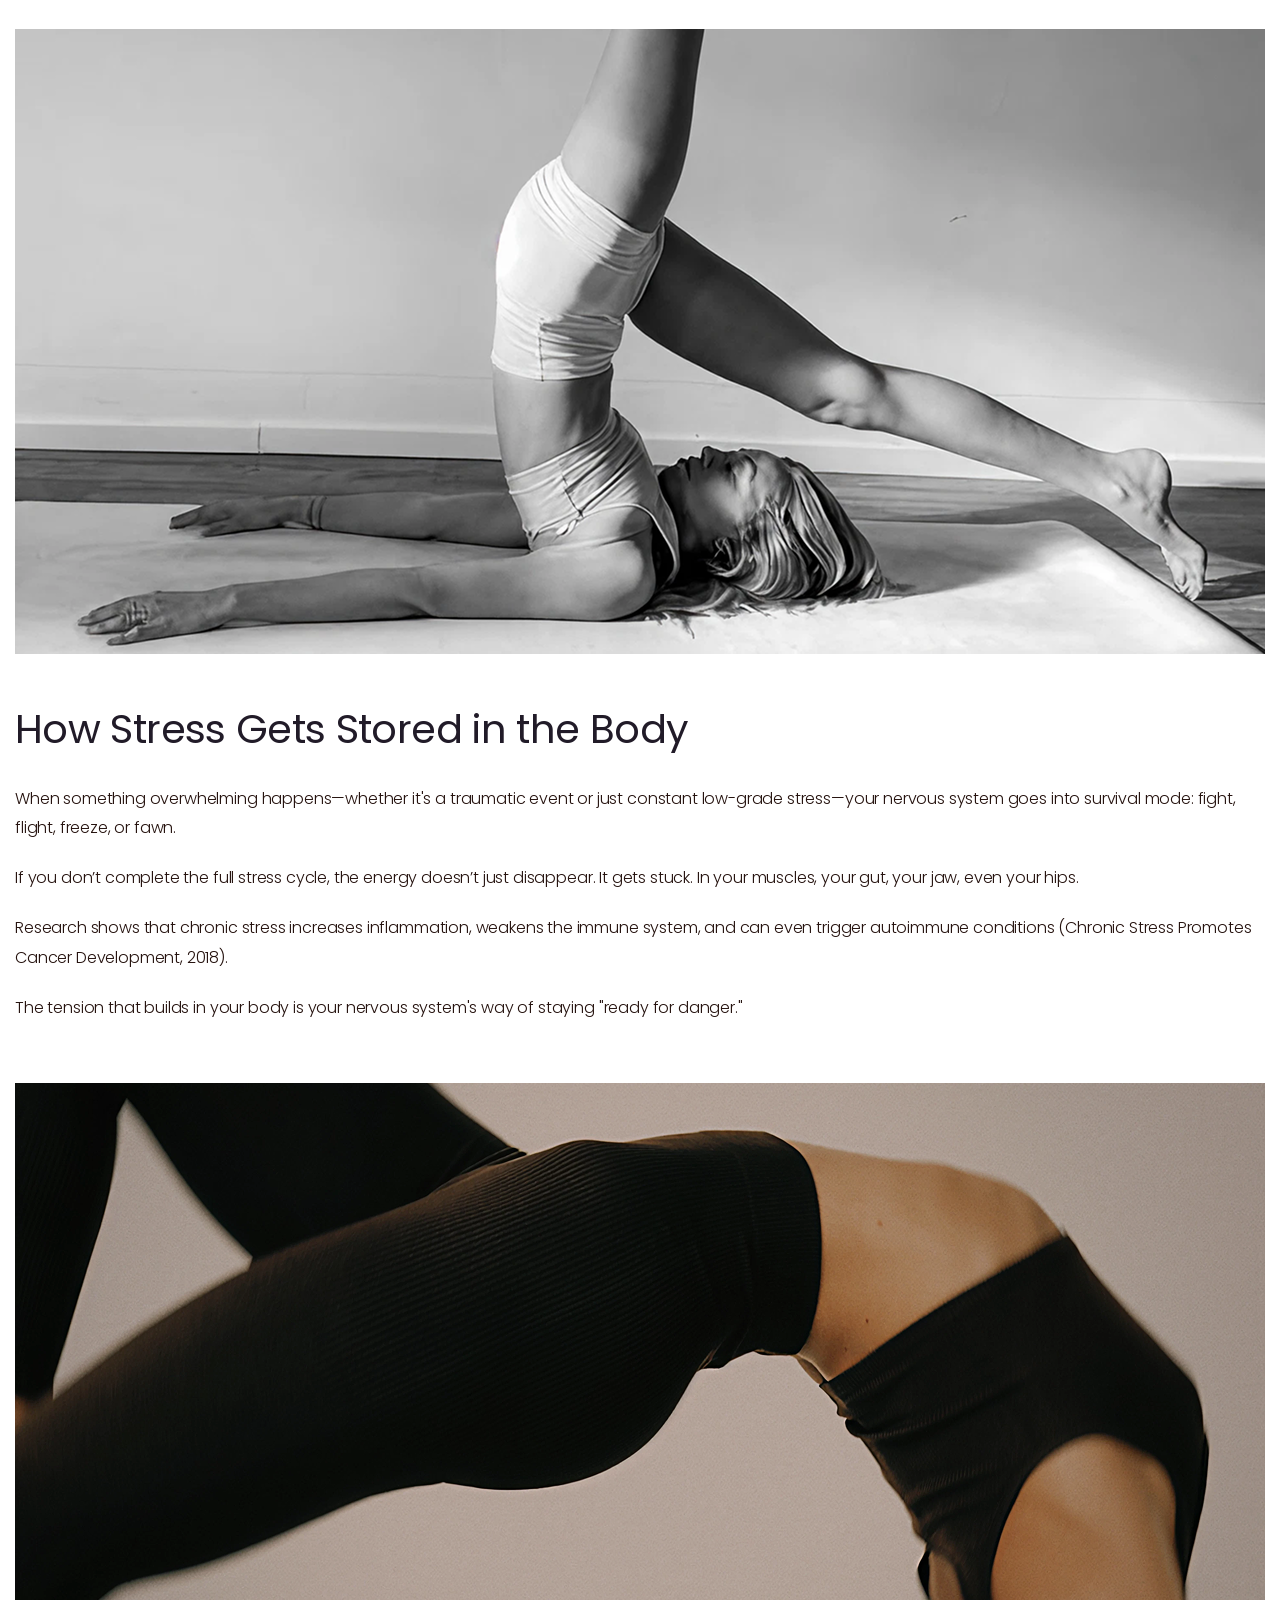
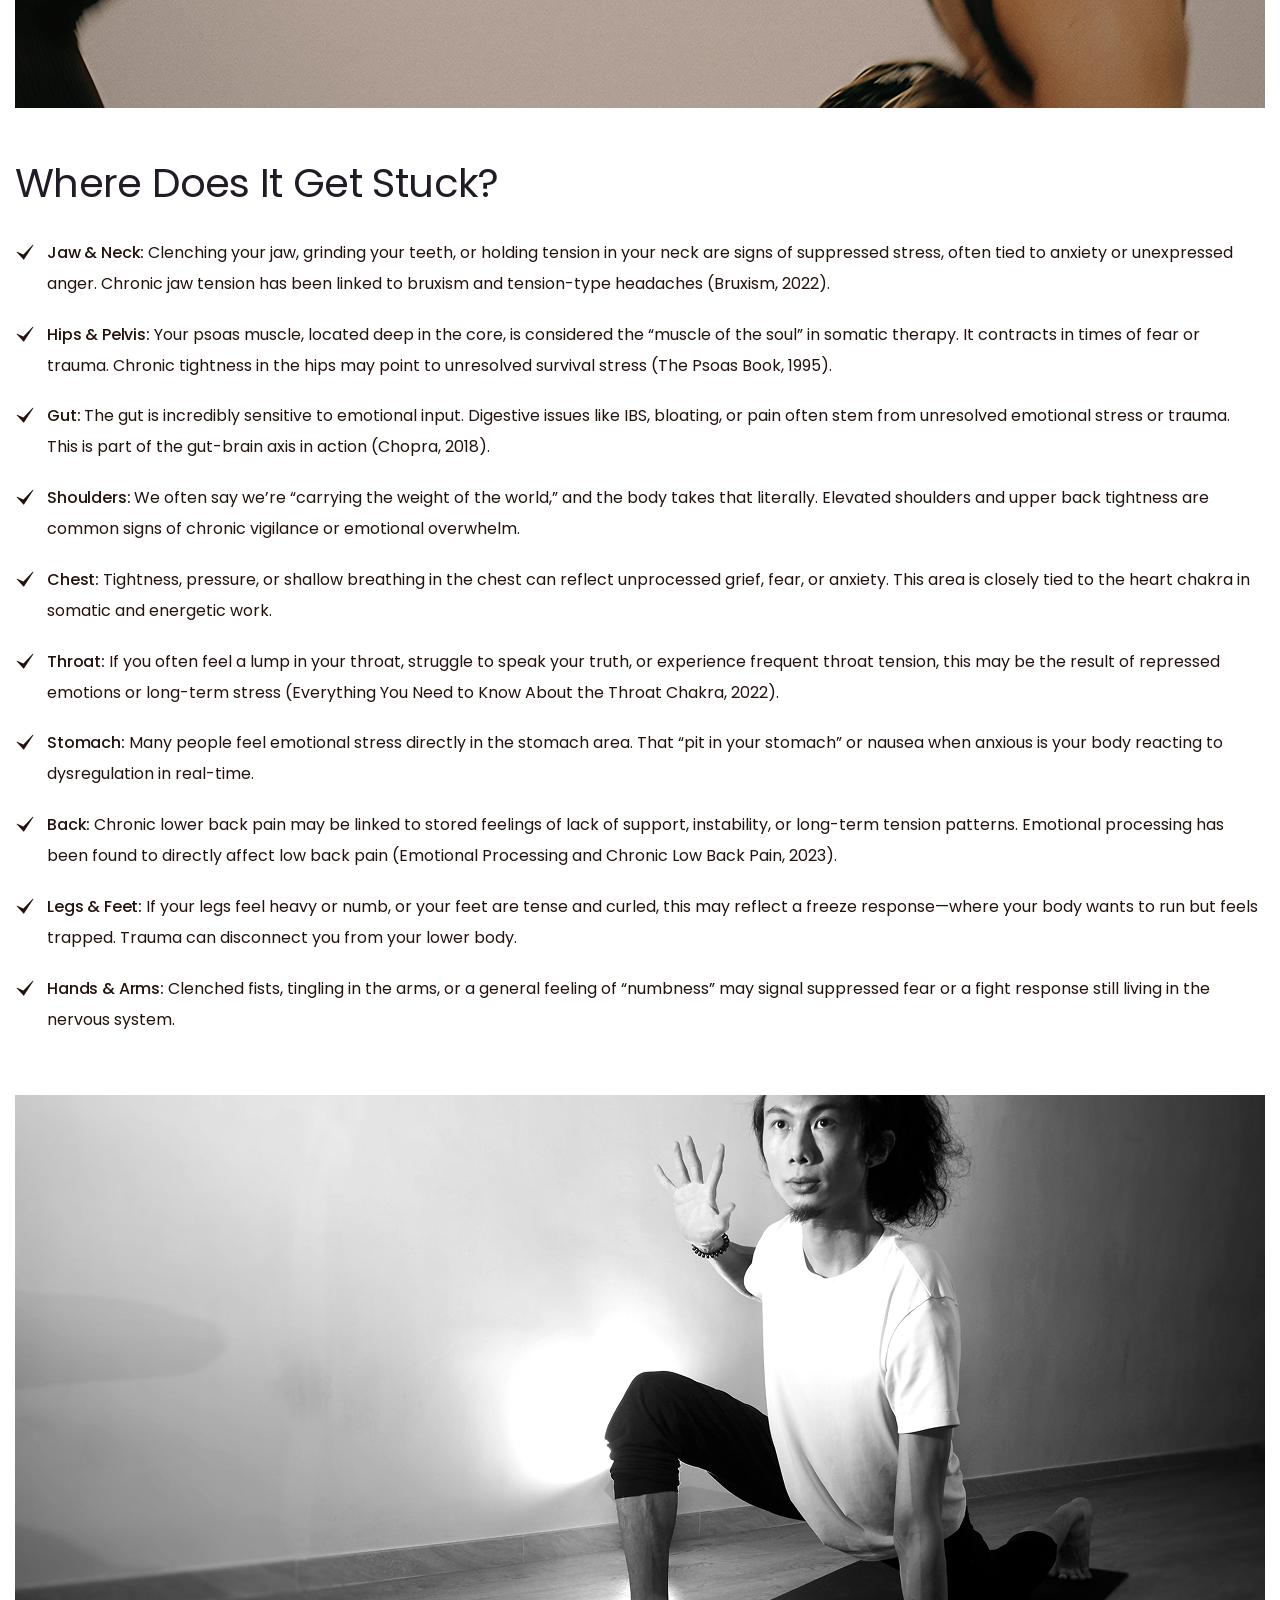
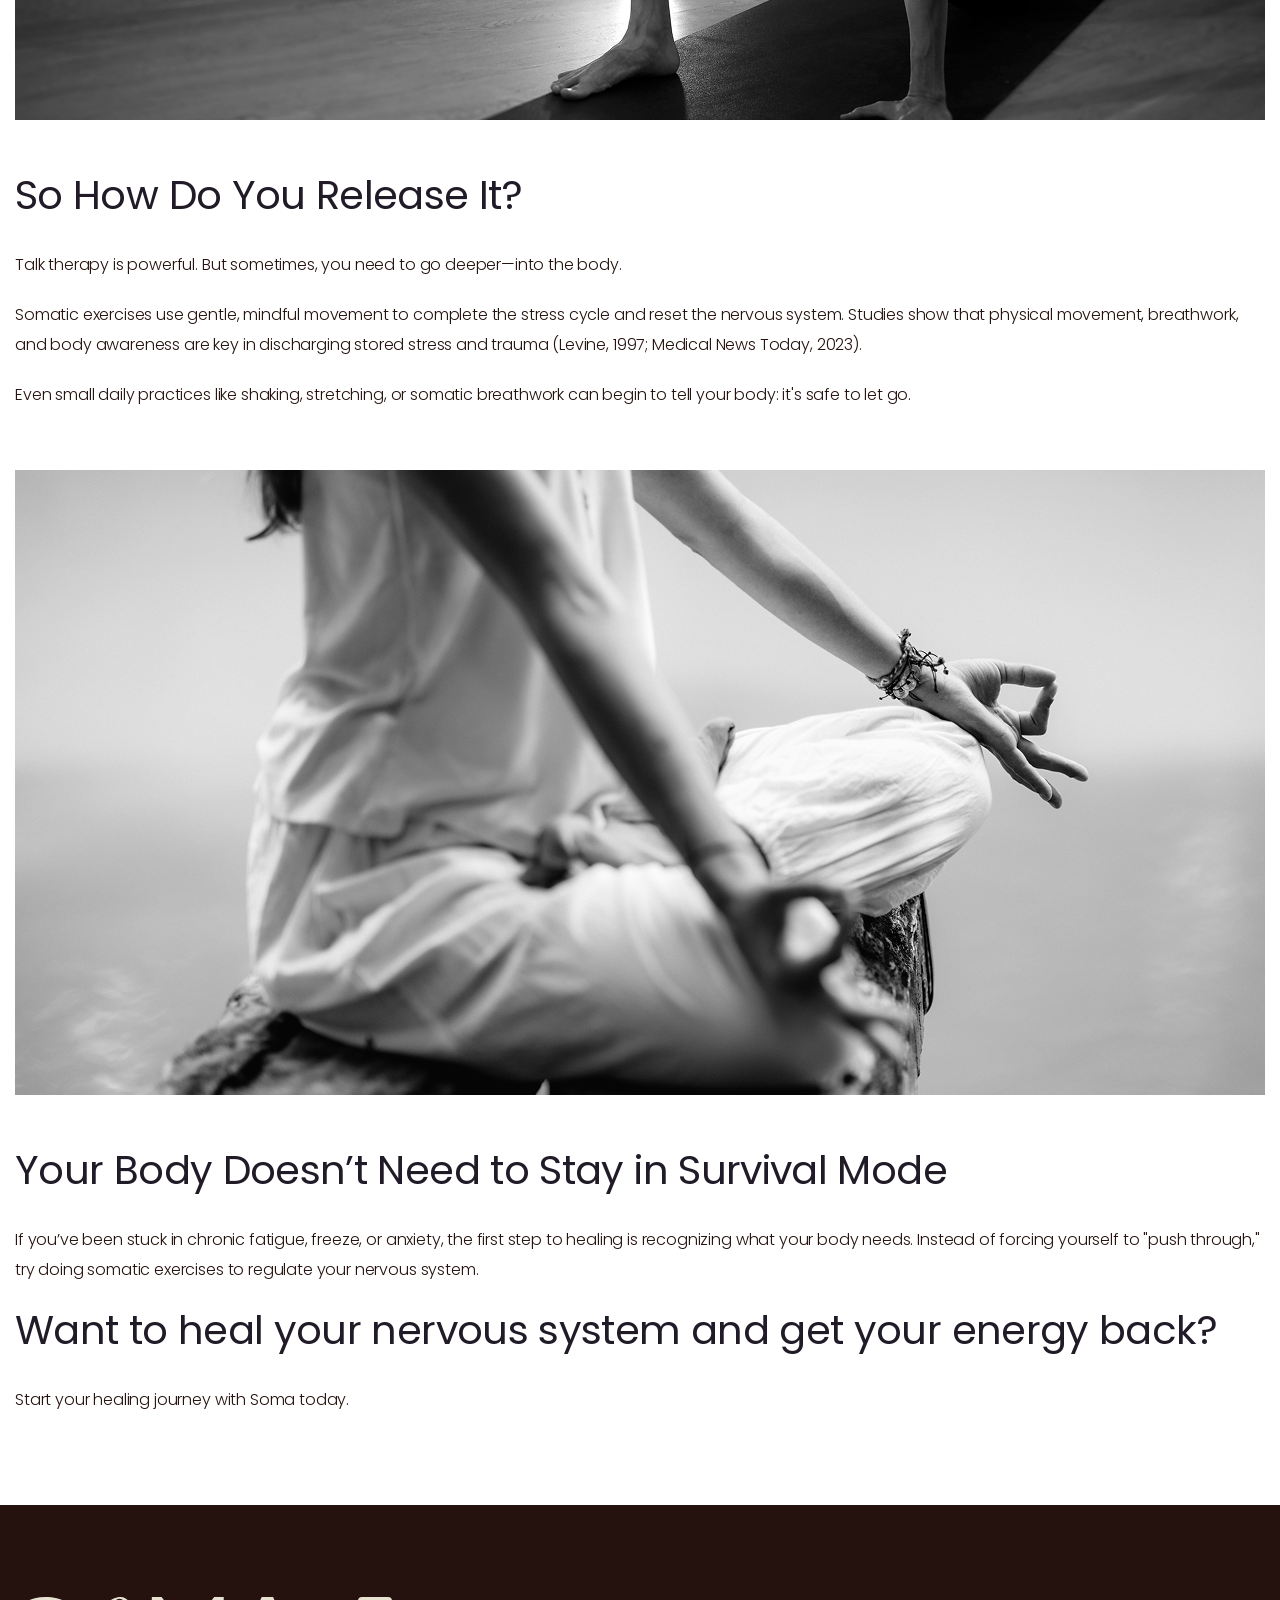
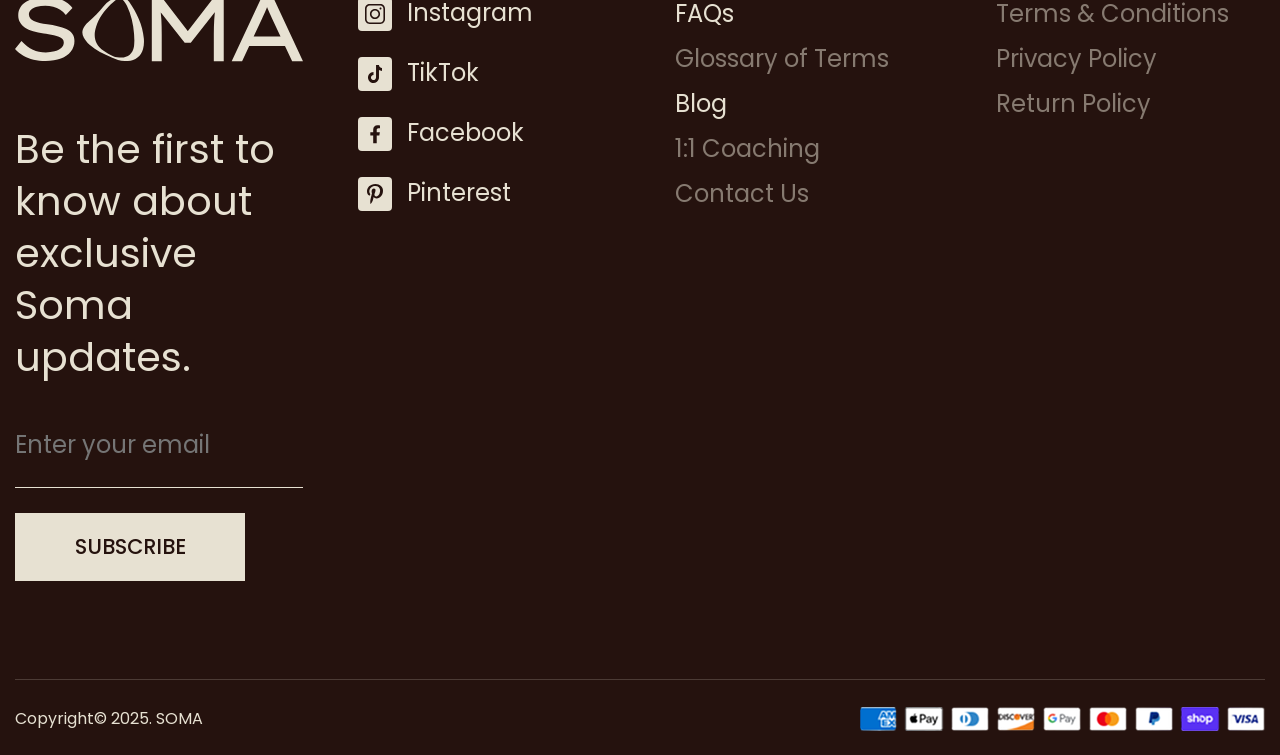
<file: how-stress-gets-trapped-in-your-body-and-how-to-release-it.html>
<!DOCTYPE html>
<html lang="en">

<head>
        <meta charset="UTF-8">
        <meta name="viewport" content="width=device-width, initial-scale=1.0, maximum-scale=1.0, user-scalable=0">
        <title>SOMA</title>
        <link rel="stylesheet" href="./css/style.css">
        <!-- <link rel="shortcut icon" href="favicon.ico"> -->
    <link rel="stylesheet" href="./css/article.css">
</head>

<body>
    <div class="wrapper">
        <!-- ======================================== HEADER ======================================== -->
            <header class="header">
                <div class="_container-nav">
                    <div class="header__logo">
                        <a href="index.html">
                            <img src="./img/header-logo.svg" alt="">
                        </a>
                    </div>
                    <nav class="header__nav">
                        <ul class="header__menu menu">
                            <li class="menu__item"><a href="FAQ.html">Reset Program</a></li>
                            <li class="menu__item"><a href="#" disabled>Shop</a></li>
                            <li class="menu__item"><a href="blog.html">Blog</a></li>
                            <li class="menu__item"><a href="#" disabled>Self-Assessment</a></li>
                        </ul>
                        <a href="#" class="header__login" disabled>Start your free trial/Login</a>
                    </nav>
                </div>
            </header>
        <!-- ======================================== MAIN CONTENT ======================================== -->
        <main class="content">
            <section class="article-content">
                <div class="_article-container">
                    <div class="_article-data">
                        <time datetime="2025-01-23">January 23, 2025</time>
                    </div>
                    <h1 class="_article-h1">How Stress Gets Trapped in Your Body (And How to Release It)</h1>
                </div>

                <div class="block-img">
                    <img src="./img/article/01.png" alt="">
                </div>

                <div class="_article-container">
                    <p class="article-p">Ever felt like your body is holding onto something you can’t quite explain?</p>
                    <p class="article-p">Your neck is tight. Your jaw clenches without you realizing. Your stomach is
                        always uneasy.</p>
                    <p class="article-p">That’s not just random discomfort. That’s stress getting stuck in your body.
                    </p>
                    <br>
                    <p class="article-p">We often think of stress as something that happens in our minds. But your body
                        feels it too—and stores it when you don't have the chance to process it. According to The Body
                        Keeps the Score, trauma and stress can live in the body long after the original event has passed
                        (van der Kolk, 2014).</p>
                    <div class="article-img">
                        <img src="./img/article/02.png" alt="">
                    </div>
                    <h2 class="article-heading">How Stress Gets Stored in the Body</h2>
                    <p class="article-p">When something overwhelming happens—whether it's a traumatic event or just constant low-grade stress—your nervous system goes into survival mode: fight, flight, freeze, or fawn.</p>
                    <p class="article-p">If you don’t complete the full stress cycle, the energy doesn’t just disappear. It gets stuck. In your muscles, your gut, your jaw, even your hips.</p>
                    <p class="article-p">Research shows that chronic stress increases inflammation, weakens the immune system, and can even trigger autoimmune conditions (Chronic Stress Promotes Cancer Development, 2018).</p>
                    <p class="article-p">The tension that builds in your body is your nervous system's way of staying "ready for danger."</p>
                    <div class="article-img">
                        <img src="./img/article/03.png" alt="">
                    </div>
                    <h2 class="article-heading">Where Does It Get Stuck?</h2>
                    <ul>
                        <li><b>Jaw & Neck:</b> Clenching your jaw, grinding your teeth, or holding tension in your neck are signs of suppressed stress, often tied to anxiety or unexpressed anger. Chronic jaw tension has been linked to bruxism and tension-type headaches (Bruxism, 2022).</li>
                        <li><b>Hips & Pelvis: </b>Your psoas muscle, located deep in the core, is considered the “muscle of the soul” in somatic therapy. It contracts in times of fear or trauma. Chronic tightness in the hips may point to unresolved survival stress (The Psoas Book, 1995).</li>
                        <li><b>Gut: </b>The gut is incredibly sensitive to emotional input. Digestive issues like IBS, bloating, or pain often stem from unresolved emotional stress or trauma. This is part of the gut-brain axis in action (Chopra, 2018).</li>
                        <li><b>Shoulders: </b>We often say we’re “carrying the weight of the world,” and the body takes that literally. Elevated shoulders and upper back tightness are common signs of chronic vigilance or emotional overwhelm.</li>
                        <li><b>Chest: </b>Tightness, pressure, or shallow breathing in the chest can reflect unprocessed grief, fear, or anxiety. This area is closely tied to the heart chakra in somatic and energetic work.</li>
                        <li><b>Throat: </b>If you often feel a lump in your throat, struggle to speak your truth, or experience frequent throat tension, this may be the result of repressed emotions or long-term stress (Everything You Need to Know About the Throat Chakra, 2022).</li>
                        <li><b>Stomach: </b>Many people feel emotional stress directly in the stomach area. That “pit in your stomach” or nausea when anxious is your body reacting to dysregulation in real-time.</li>
                        <li><b>Back: </b>Chronic lower back pain may be linked to stored feelings of lack of support, instability, or long-term tension patterns. Emotional processing has been found to directly affect low back pain (Emotional Processing and Chronic Low Back Pain, 2023).</li>
                        <li><b>Legs & Feet: </b>If your legs feel heavy or numb, or your feet are tense and curled, this may reflect a freeze response—where your body wants to run but feels trapped. Trauma can disconnect you from your lower body.</li>
                        <li><b>Hands & Arms: </b>Clenched fists, tingling in the arms, or a general feeling of “numbness” may signal suppressed fear or a fight response still living in the nervous system.</li>
                    </ul>
                    <div class="article-img">
                        <img src="./img/article/04.png" alt="">
                    </div>
                    <h2 class="article-heading">So How Do You Release It?</h2>
                    <p class="article-p">Talk therapy is powerful. But sometimes, you need to go deeper—into the body.</p>
                    <p class="article-p">Somatic exercises use gentle, mindful movement to complete the stress cycle and reset the nervous system. Studies show that physical movement, breathwork, and body awareness are key in discharging stored stress and trauma (Levine, 1997; Medical News Today, 2023).</p>
                    <p class="article-p">Even small daily practices like shaking, stretching, or somatic breathwork can begin to tell your body: it's safe to let go.</p>
                    <div class="article-img">
                        <img src="./img/article/05.png" alt="">
                    </div>
                    <h2 class="article-heading">Your Body Doesn’t Need to Stay in Survival Mode</h2>
                    <p class="article-p">If you’ve been stuck in chronic fatigue, freeze, or anxiety, the first step to healing is recognizing what your body needs. Instead of forcing yourself to "push through," try doing somatic exercises to regulate your nervous system.</p>
                    <h2 class="article-heading">Want to heal your nervous system and get your energy back?</h2>
                    <p class="article-p">Start your healing journey with Soma today.</p>
                </div>
            </section>
        </main>
        <!-- ======================================== FOOTER ======================================== -->
            <div class="footer-wrapper">
                <div class="_container-nav">
                    <footer class="footer">
                        <div class="footer__grid-block grid-block">
                            <div class="grid-block__form-block form-block">
                                <div class="form-block__logo"><img src="../img/footer-logo.svg" alt=""></div>
                                <div class="form-block__text">Be the first to know about exclusive Soma updates.</div>
                                <div class="form-wrapper">
                                    <form action="#" class="form">
                                        <input type="email" class="input" placeholder="Enter your email">
                                        <button type="submit" class="input__btn">SUBSCRIBE</button>
                                    </form>
                                </div>
                            </div>
                            <div class="grid-block__social-media social-media">
                                <ul class="social-media__menu menu">
                                    <li class="menu__item">
                                        <a href="#" class="menu__img-link"><img src="../img/soc-media-icons/Instagram.svg" alt=""></a>
                                        <a href="#" class="menu__link">Instagram</a>
                                    </li>
                                    <li class="menu__item">
                                        <a href="#" class="menu__img-link"><img src="../img/soc-media-icons/tic-tok.svg" alt=""></a>
                                        <a href="#" class="menu__link">TikTok</a>
                                    </li>
                                    <li class="menu__item">
                                        <a href="#" class="menu__img-link"><img src="../img/soc-media-icons/facebook.svg" alt=""></a>
                                        <a href="#" class="menu__link">Facebook</a>
                                    </li>
                                    <li class="menu__item">
                                        <a href="#" class="menu__img-link"><img src="../img/soc-media-icons/Pinterest.svg" alt=""></a>
                                        <a href="#" class="menu__link">Pinterest</a>
                                    </li>
                                </ul>
                            </div>
                            <div class="grid-block__nav-menu menu">
                                <ul class="nav__menu menu">
                                    <li class="menu__item"><a href="FAQ.html" class="menu__link">FAQs</a></li>
                                    <li class="menu__item"><a href="#" class="menu__link" disabled>Glossary of Terms</a></li>
                                    <li class="menu__item"><a href="blog.html" class="menu__link">Blog</a></li>
                                    <li class="menu__item"><a href="#" class="menu__link" disabled>1:1 Coaching</a></li>
                                    <li class="menu__item"><a href="#" class="menu__link" disabled>Contact Us</a></li>
                                </ul>
                            </div>
                            <div class="grid-block__documents-menu menu">
                                <ul class="documents__menu menu">
                                    <li class="menu__item"><a href="#" class="menu__link" disabled>Terms & Conditions</a></li>
                                    <li class="menu__item"><a href="#" class="menu__link" disabled>Privacy Policy</a></li>
                                    <li class="menu__item"><a href="#" class="menu__link" disabled>Return Policy</a></li>
                                </ul>
                            </div>
                        </div>
                        <div class="footer__copyright copyright">
                            <div class="copyright__text">Copyright© 2025. SOMA</div>
                            <div class="copyright__pay"><a href=""><img src="./img/pay.png" alt=""></a></div>
                        </div>
                    </footer>
                </div>
            </div>
    </div>

    <!-- Скрипт -->
    <script src="./js/script.js"></script>
</body>

</html>
</file>
<file: css/style.css>
@import url(https://fonts.googleapis.com/css?family=Poppins:300,regular,500,700);
*, *::before, *::after {
  padding: 0;
  margin: 0;
  border: 0;
  -webkit-box-sizing: border-box;
          box-sizing: border-box;
}

a {
  text-decoration: none;
  color: inherit;
}

ul, ol, li {
  list-style: none;
}

img {
  vertical-align: top;
}

h1, h2, h3, h4, h5, h6 {
  font-weight: inherit;
  font-size: inherit;
}

html, body {
  height: 100%;
  line-height: 1;
  font-family: Arial;
}

textarea, button, input {
  font-weight: inherit;
  font-size: inherit;
  color: inherit;
  font-family: inherit;
}

button {
  cursor: pointer;
  background-color: inherit;
}

address {
  font-style: normal;
}

@font-face {
  font-family: "Inter";
  src: url("../fonts/Inter_18pt-Regular.ttf") format("truetype");
  font-weight: 400;
  font-style: normal;
  font-display: swap;
}
.footer__copyright, .header > ._container-nav {
  display: -webkit-box;
  display: -ms-flexbox;
  display: flex;
  -webkit-box-align: center;
      -ms-flex-align: center;
          align-items: center;
  -webkit-box-pack: justify;
      -ms-flex-pack: justify;
          justify-content: space-between;
}

.footer .form .input__btn, .menu__item, .header__login, .header__logo {
  -webkit-transition: 0.3s;
  transition: 0.3s;
}
.footer .form .input__btn:hover, .menu__item:hover, .header__login:hover, .header__logo:hover {
  opacity: 0.6;
}

body {
  font-family: poppins;
}

a[disabled] {
  pointer-events: none;
  opacity: 0.5;
}

.wrapper {
  min-height: 100%;
  overflow: hidden;
  display: -webkit-box;
  display: -ms-flexbox;
  display: flex;
  -webkit-box-orient: vertical;
  -webkit-box-direction: normal;
      -ms-flex-direction: column;
          flex-direction: column;
}

._container-nav {
  width: 100%;
  max-width: 1712px;
  margin: 0 auto;
  padding: 0 15px;
}

._container-content {
  max-width: 1440px;
  margin: 0 auto;
  padding: 0 15px;
}

.content {
  -webkit-box-flex: 1;
      -ms-flex: 1 1 auto;
          flex: 1 1 auto;
}

.header {
  padding: 50px 99px 50px;
}
.header__nav {
  display: -webkit-box;
  display: -ms-flexbox;
  display: flex;
}
.header__menu {
  display: -webkit-box;
  display: -ms-flexbox;
  display: flex;
  -webkit-box-align: center;
      -ms-flex-align: center;
          align-items: center;
  margin-right: 41px;
  text-wrap: nowrap;
}
.header__login {
  background: #F3EFA8;
  padding: 13px 22.5px;
}

.menu__item:not(:last-child) {
  margin-right: 36px;
}

.asdasd {
  font-size: 1.25rem;
  line-height: 100%;
}

._index-h1 {
  font-size: 6.205rem;
  line-height: 90.6526994359%;
  text-align: center;
  color: #25120E;
  letter-spacing: -0.05em;
}

._page-h1 {
  font-size: 3.75rem;
  line-height: 150%;
  letter-spacing: -0.05em;
  text-align: center;
  color: #25120E;
}

._article-h1 {
  font-size: 2.5rem;
  line-height: 125%;
  letter-spacing: -0.04em;
  color: #25120E;
  margin-bottom: 40px;
}

._article-data {
  font-size: 1.25rem;
  line-height: 110%;
  letter-spacing: -0.05em;
  color: #211B28;
  margin-bottom: 13px;
}

.search-form-wrapper {
  width: 100%;
  display: -webkit-box;
  display: -ms-flexbox;
  display: flex;
  -webkit-box-pack: end;
      -ms-flex-pack: end;
          justify-content: end;
  margin-bottom: 18.69px;
}

.search-form {
  position: relative;
  font-weight: 300;
  font-size: 0.937rem;
  line-height: 106.666%; /* 16/15 */
}
.search-form__input {
  border: 1px solid #000;
  padding: 14px 14px 14px 45px;
}
.search-form__input_img {
  position: absolute;
  top: 50%;
  left: 18px;
  -webkit-transform: translate(0, -50%);
          transform: translate(0, -50%);
}

.blog__cards {
  display: -ms-grid;
  display: grid;
  -ms-grid-rows: auto;
  -ms-grid-columns: 1fr 26px 1fr;
      grid-template: auto/repeat(2, 1fr);
  gap: 67px 26px;
  margin-bottom: 80px;
}

.card__img {
  margin-bottom: 21.31px;
}
.card__img img {
  width: 100%;
  height: 100%;
  max-width: 707px;
  max-height: 452px;
}
.card__data {
  font-weight: 300;
  font-size: 0.75rem;
  line-height: 155.833333%; /* 18.7/12 */
}
.card__title {
  font-size: 1.75rem;
  line-height: 135.714286%; /* 38/28 */
  letter-spacing: -4%;
  margin-top: 13.55px;
  margin-bottom: 13px;
}
.card__subtitle {
  font-weight: 300;
  line-height: 187.5%; /* 30/16 */
  letter-spacing: -2%;
  margin-bottom: 17px;
}
.card__link {
  position: relative;
  display: -webkit-inline-box;
  display: -ms-inline-flexbox;
  display: inline-flex;
  -webkit-box-align: center;
      -ms-flex-align: center;
          align-items: center;
  gap: 10px;
  font-size: 1.125rem;
  letter-spacing: -3%;
  min-height: 27px;
}
.card__link::before {
  content: "Read More";
  position: absolute;
  top: 0;
  left: 0;
  color: #000;
  text-wrap: nowrap;
  background-image: url("/img/link-arrow.svg");
  background-repeat: no-repeat;
  background-position: right center;
  background-size: 11.64px 10.76px;
  padding-right: 24px;
}
.page-turner__menu {
  display: -webkit-box;
  display: -ms-flexbox;
  display: flex;
  -webkit-box-pack: center;
      -ms-flex-pack: center;
          justify-content: center;
  margin-bottom: 80px;
}
.page-turner__menu :not(:last-child) {
  margin-right: 6px;
}

.page-turner__item {
  padding: 10.5px 15.5px;
  border: 1px solid #000;
}
.page-turner__item:last-child {
  padding: 10.5px 30px;
}
.page-turner__item:not(.selected, :last-child) {
  color: rgba(0, 0, 0, 0.2);
}

.selected {
  border: 1px solid #25120E;
  background: #25120E;
  color: #fff;
  outline: none;
}

.footer-wrapper {
  background: #25120E;
  color: #E7E1D2;
  padding: 92px 0 0 0;
}

.footer .grid-block {
  display: -ms-grid;
  display: grid;
  -ms-grid-rows: auto;
  -ms-grid-columns: 619fr 119fr 174fr 228fr 200fr 153fr 218fr;
      grid-template: auto/619fr 119fr 174fr 228fr 200fr 153fr 218fr;
}
.footer .grid-block__form-block {
  -ms-grid-row: 1;
  -ms-grid-row-span: 1;
  -ms-grid-column: 1;
  -ms-grid-column-span: 1;
  grid-area: 1/1/2/2;
}
.footer .grid-block__social-media {
  -ms-grid-row: 1;
  -ms-grid-row-span: 1;
  -ms-grid-column: 3;
  -ms-grid-column-span: 1;
  grid-area: 1/3/2/4;
}
.footer .grid-block__nav-menu {
  -ms-grid-row: 1;
  -ms-grid-row-span: 1;
  -ms-grid-column: 5;
  -ms-grid-column-span: 1;
  grid-area: 1/5/2/6;
  text-wrap: nowrap;
}
.footer .grid-block__documents-menu {
  -ms-grid-row: 1;
  -ms-grid-row-span: 1;
  -ms-grid-column: 7;
  -ms-grid-column-span: 1;
  grid-area: 1/7/2/8;
  text-wrap: nowrap;
}
.footer .form-block__logo {
  margin-bottom: 61px;
}
.footer .form-block__logo img {
  width: 100%;
  max-width: 314px;
}
.footer .form-block__text {
  font-size: 2.5rem;
  line-height: 130%;
  margin-bottom: 21px;
}
.footer .form {
  display: -webkit-box;
  display: -ms-flexbox;
  display: flex;
  -webkit-box-orient: vertical;
  -webkit-box-direction: normal;
      -ms-flex-direction: column;
          flex-direction: column;
  -webkit-box-align: start;
      -ms-flex-align: start;
          align-items: start;
}
.footer .form .input {
  font-size: 1.5rem;
  line-height: 120.8333333333%;
  width: 100%;
  padding: 27px 0;
  margin-bottom: 25px;
  border-bottom: 1px solid #E7E1D2;
  background: inherit;
  color: rgba(231, 225, 210, 0.4);
}
.footer .form .input:focus {
  outline: none;
}
.footer .form .input__btn {
  font-size: 1.3125rem;
  line-height: 95.2380952381%;
  padding: 24px 59.5px;
  background: #E7E1D2;
  color: #25120E;
  font-weight: 500;
}
.footer .social-media {
  position: relative;
}
.footer .social-media__menu > :not(:last-child) {
  margin-bottom: 26px;
}
.footer .menu__item {
  display: -webkit-box;
  display: -ms-flexbox;
  display: flex;
  -webkit-box-align: center;
      -ms-flex-align: center;
          align-items: center;
  font-size: 1.5rem;
  line-height: 104.1666666667%;
}
.footer .menu__img-link {
  margin-right: 15px;
}
.footer .nav__menu {
  -webkit-transform: translate(0, 5px);
          transform: translate(0, 5px);
}
.footer .nav__menu > :not(:last-child) {
  margin-bottom: 20px;
}
.footer .documents__menu {
  -webkit-transform: translate(0, 5px);
          transform: translate(0, 5px);
}
.footer .documents__menu > :not(:last-child) {
  margin-bottom: 20px;
}
.footer .copyright {
  margin-top: 98px;
  padding: 27px 0 24px 0;
  border-top: 1px solid rgba(231, 225, 210, 0.2);
}
.index__first-sheet ._page-h1 {
  margin: 631px 0 195px 0;
}

.bgimage {
  position: absolute;
  top: 0;
  left: 0;
  z-index: -50;
}
</file>
<file: css/blog.css>
.header {
  padding: 50px 99px 87px;
}

._page-h1 {
  margin-bottom: 38px;
}
</file>
<file: css/FAQ.css>
@import url(https://fonts.googleapis.com/css?family=Poppins:300,regular,500,700);
@font-face {
  font-family: "Inter";
  src: url("../fonts/Inter_18pt-Regular.ttf") format("truetype");
  font-weight: 400;
  font-style: normal;
  font-display: swap;
}
.faq .item__head {
  display: -webkit-box;
  display: -ms-flexbox;
  display: flex;
  -webkit-box-align: center;
      -ms-flex-align: center;
          align-items: center;
  -webkit-box-pack: justify;
      -ms-flex-pack: justify;
          justify-content: space-between;
}

.header {
  padding: 50px 99px 87px;
}

._page-h1 {
  margin-bottom: 79px;
}

.faq .pop-up {
  margin-bottom: 123px;
}
.faq .pop-up__h2 {
  font-size: 2.5rem;
  line-height: 135%;
  letter-spacing: -0.05em;
  color: #25120E;
  padding-bottom: 25px;
  border-bottom: 1px solid rgba(37, 18, 14, 0.2);
}
.faq .pop-up__menu {
  width: 1200px;
  margin-left: auto;
  margin-bottom: 148px;
}
.faq .pop-up__item {
  position: relative;
  overflow: hidden;
  max-width: 1197px;
  padding: 30px 0;
}
.faq ._open .item__btn::before, .faq ._open .item__btn::after {
  -webkit-transform: rotate(90deg);
          transform: rotate(90deg);
  -webkit-transition: -webkit-transform 0.3s ease-in-out;
  transition: -webkit-transform 0.3s ease-in-out;
  transition: transform 0.3s ease-in-out;
  transition: transform 0.3s ease-in-out, -webkit-transform 0.3s ease-in-out;
}
.faq ._open .item__btn::after {
  -webkit-transform: rotate(180deg);
          transform: rotate(180deg);
  -webkit-transition: -webkit-transform 0.3s ease-in-out;
  transition: -webkit-transform 0.3s ease-in-out;
  transition: transform 0.3s ease-in-out;
  transition: transform 0.3s ease-in-out, -webkit-transform 0.3s ease-in-out;
}
.faq ._open .item__btn._active::after {
  -webkit-transform: rotate(90deg);
          transform: rotate(90deg);
}
.faq ._open .item__head {
  font-size: 1.5rem;
  margin-bottom: 25px;
}
.faq ._open .item__text {
  max-height: -webkit-min-content;
  max-height: -moz-min-content;
  max-height: min-content;
  -webkit-transition: opacity 0.75s;
  transition: opacity 0.75s;
  opacity: 1;
  position: relative;
  top: 0;
  left: 0;
  display: block;
}
.faq .item {
  position: relative;
  padding-bottom: 34px;
  border-bottom: 1px solid rgba(37, 18, 14, 0.2);
}
.faq .item__head {
  cursor: pointer;
}
.faq .item__heading {
  font-size: 1.4375rem;
  line-height: 100%;
  font-weight: 500;
}
.faq .item__btn {
  position: relative;
}
.faq .item__btn::before, .faq .item__btn::after {
  content: "";
  position: absolute;
  width: 30px;
  height: 4px;
  top: -1px;
  right: 0;
  background: #000;
  -webkit-transition: -webkit-transform 0.3s;
  transition: -webkit-transform 0.3s;
  transition: transform 0.3s;
  transition: transform 0.3s, -webkit-transform 0.3s;
}
.faq .item__btn._active::after {
  -webkit-transform: rotate(90deg);
          transform: rotate(90deg);
}
.faq .item__text {
  max-height: 0;
  overflow: hidden;
  -webkit-transition: max-height 0.35s ease;
  transition: max-height 0.35s ease;
  position: absolute;
  opacity: 0;
  top: 78px;
  left: 0;
  font-size: 1rem;
  line-height: 193.75%;
  font-weight: 300;
  letter-spacing: -0.02em;
}
</file>
<file: css/article.css>
.header {
  border-bottom: 1px solid rgba(0, 0, 0, 0.1176470588);
}

._article-data {
  font-weight: 300;
  color: #211B28;
}
._article-container {
  max-width: 1280px;
  margin: 0 auto;
  padding: 0 15px;
}

.article-content {
  margin: 64px 0 90px;
  color: #25120E;
}
.article-content .h1 {
  font-size: 2.5rem;
  line-height: 125%; /* 50/40 */
  letter-spacing: -0.04rem;
  text-align: left;
}
.article-content .block-img {
  margin-bottom: 50px;
}
.article-content .article-p {
  line-height: 187.5%; /* 30/16 */
  font-weight: 300;
  letter-spacing: -0.01rem;
}
.article-content .article-p:not(:last-child) {
  margin: 0 0 20px 0;
}
.article-content .article-img {
  margin: 60px 0 50px;
}
.article-content ul li {
  line-height: 193.75%; /* 31/16 */
  margin: 0 0 0 32px;
  position: relative;
}
.article-content ul li:not(:last-child) {
  margin: 0 0 20px 32px;
}
.article-content ul li b {
  font-weight: 500;
  letter-spacing: -0.01rem;
}
.article-content ul li::before {
  content: "";
  background-image: url("../img/mark.svg");
  position: absolute;
  top: 5px;
  left: -32px;
  width: 20px;
  height: 20px;
}
.article-content .article-heading {
  color: #211B28;
  font-size: 2.5rem;
  line-height: 125%; /* 50/40 */
  letter-spacing: -0.04rem;
  margin-bottom: 30px;
}
</file>
